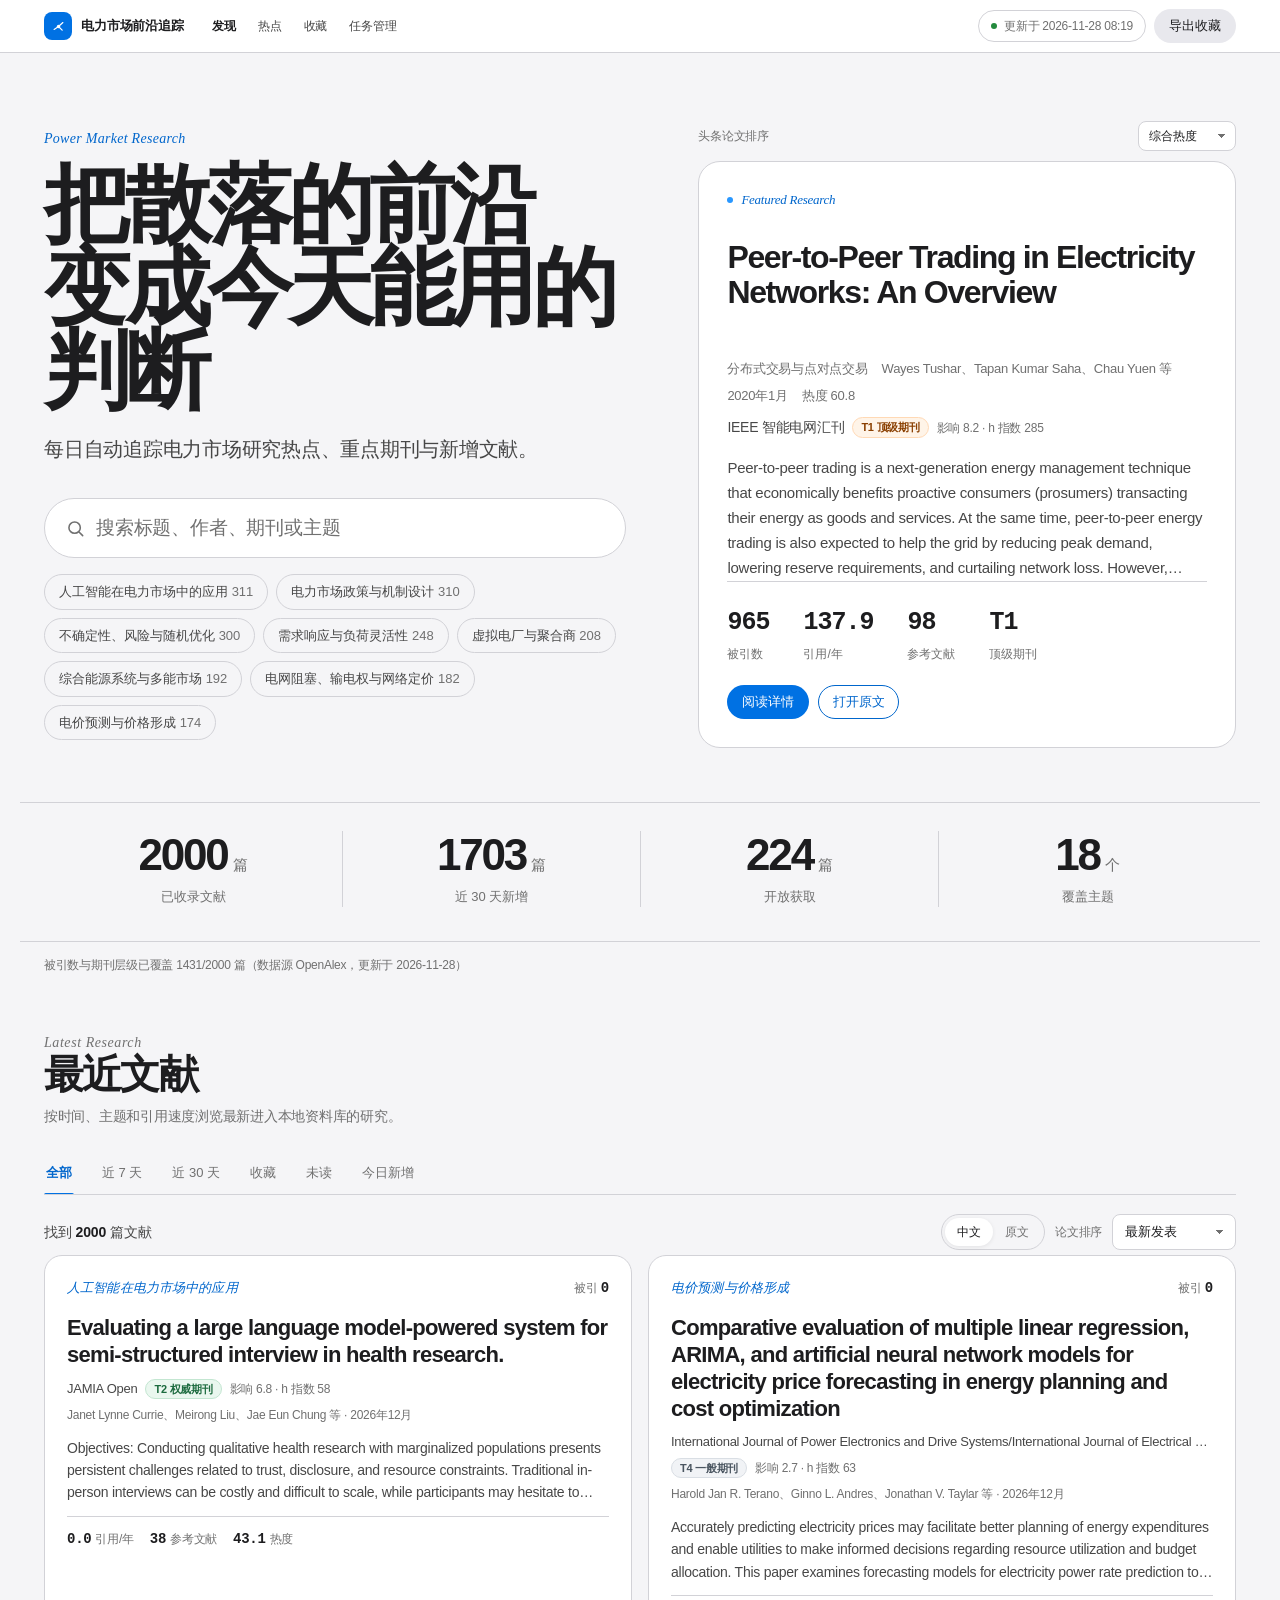
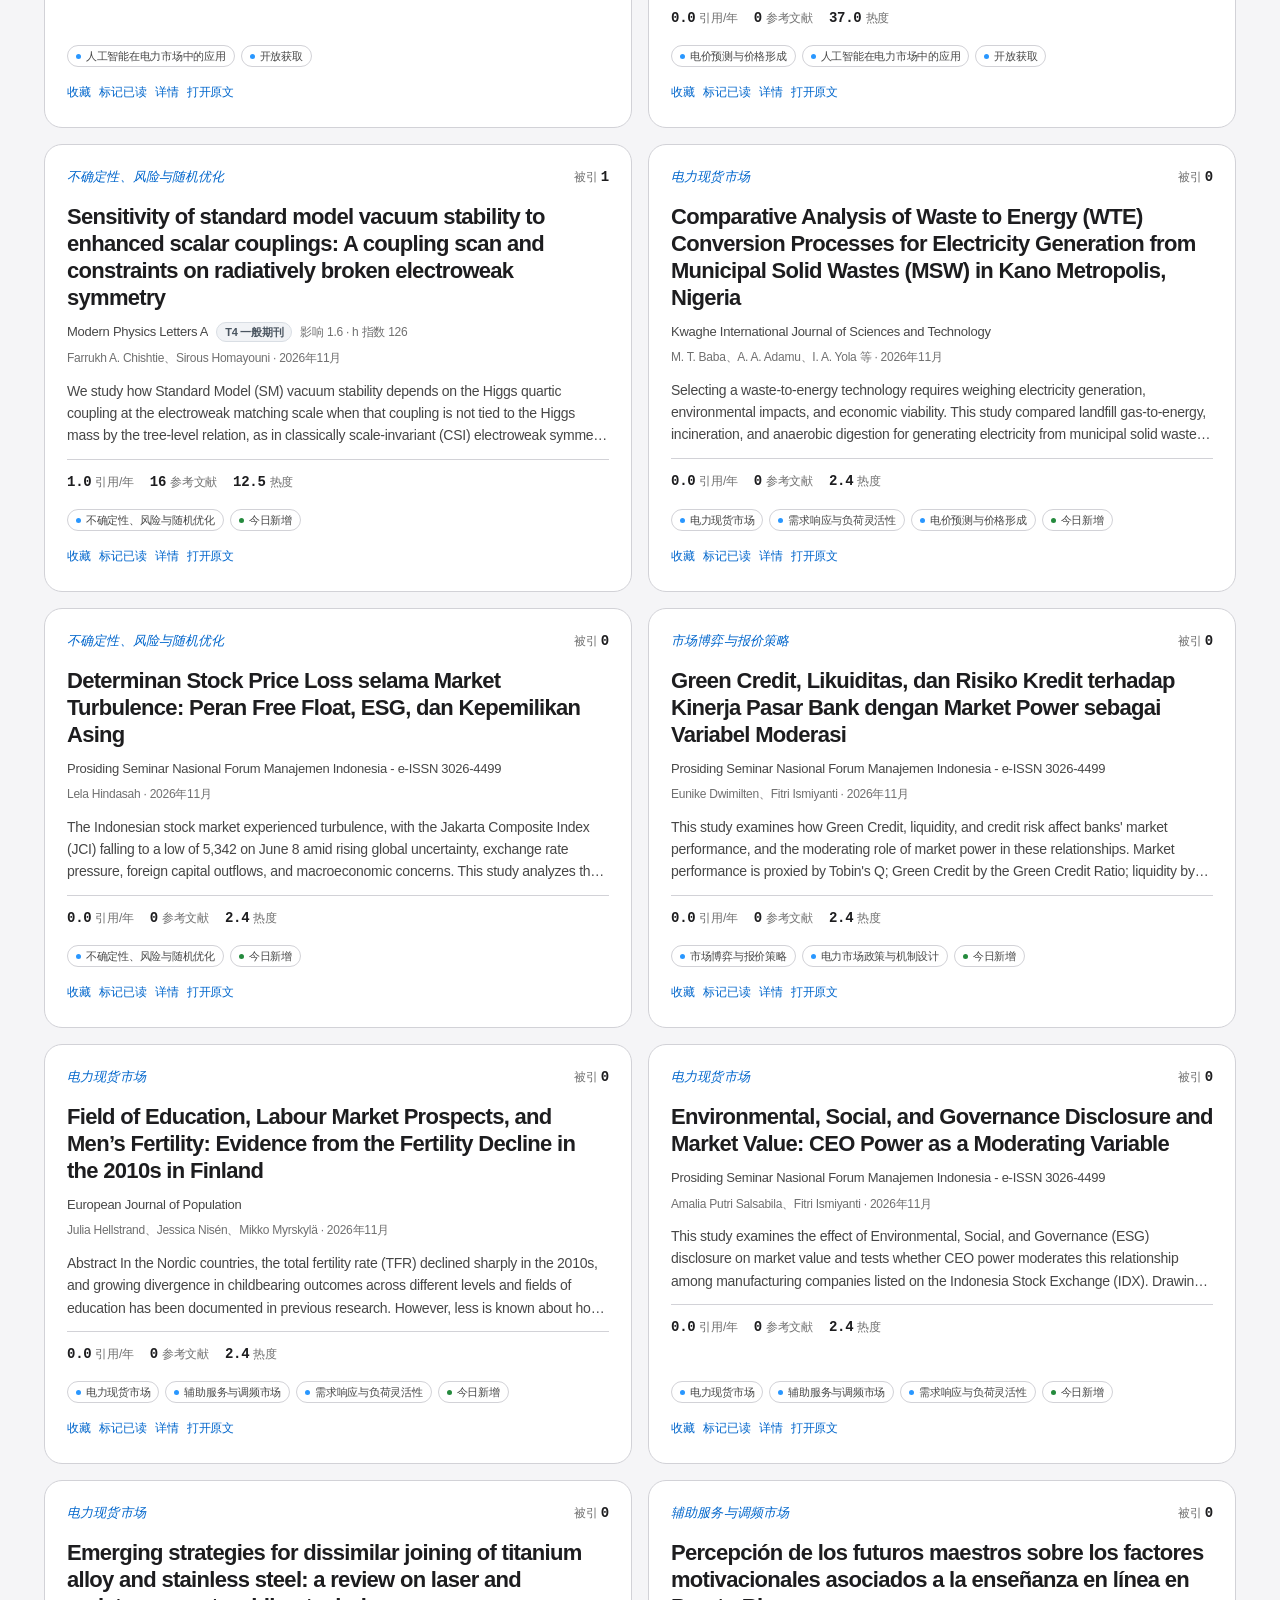
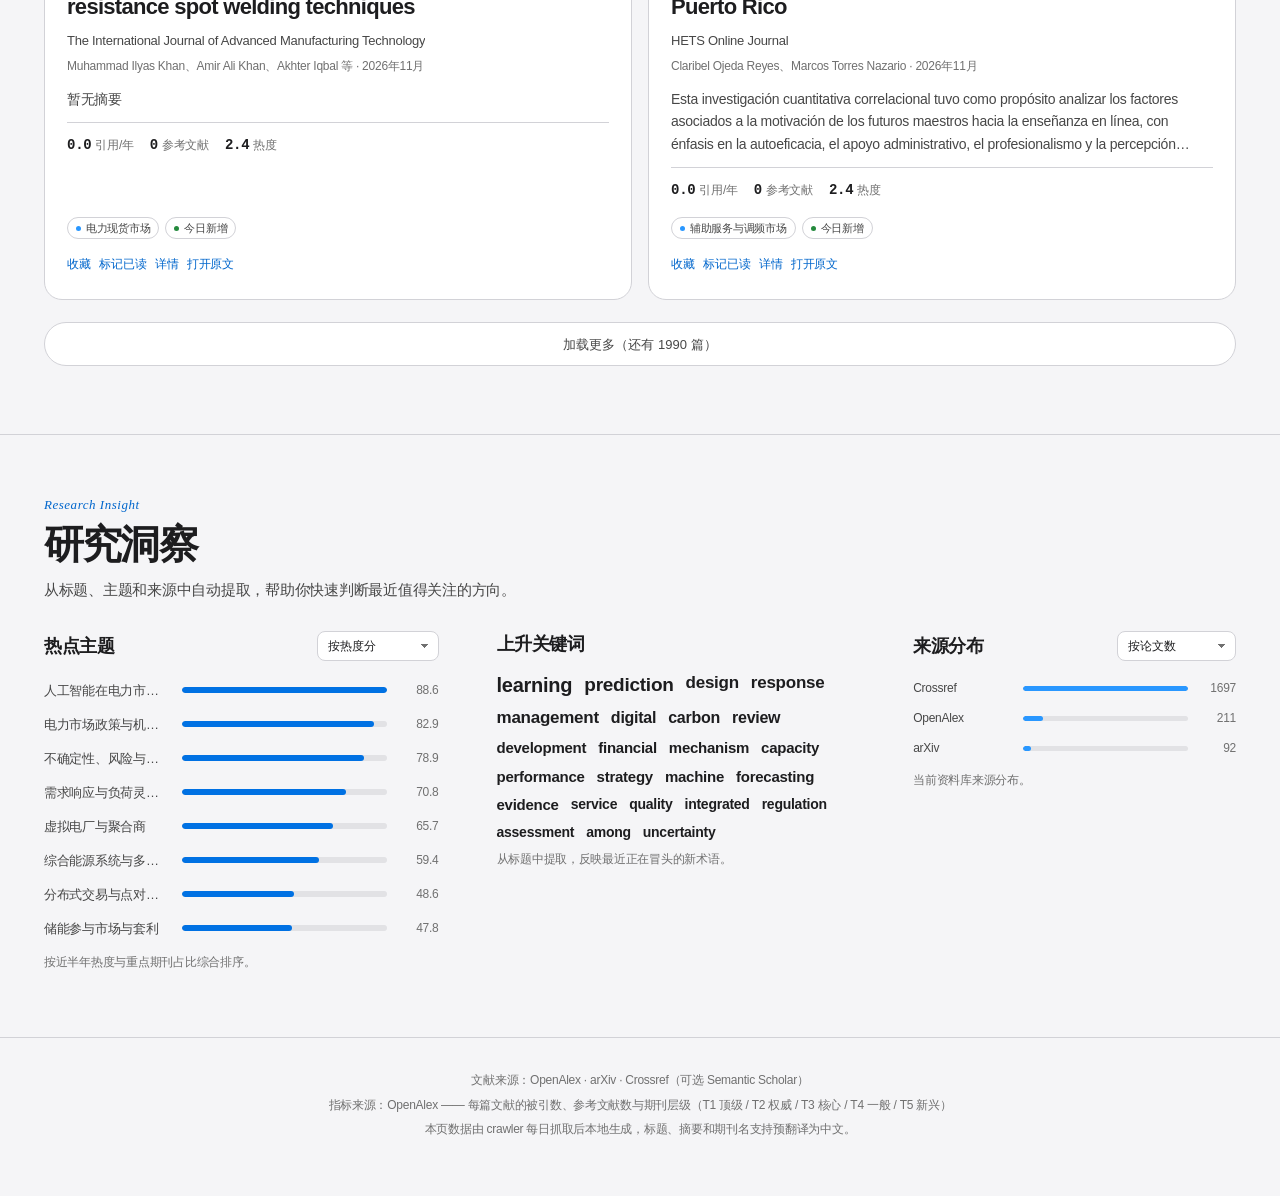
<file: index.html>
<!DOCTYPE html>
<html lang="zh-CN">
<head>
  <meta charset="UTF-8">
  <meta name="viewport" content="width=device-width, initial-scale=1, viewport-fit=cover">
  <meta name="color-scheme" content="light">
  <meta name="theme-color" content="#f5f5f7">
  <title>电力市场研究前沿追踪</title>
  <meta name="description" content="每日自动追踪电力市场研究的前沿热点与重要文献">
  <link rel="stylesheet" href="assets/style.css">
</head>
<body>
  <header class="global-nav">
    <div class="nav-inner">
      <a class="brand" href="#" aria-label="电力市场前沿追踪">
        <span class="brand-mark" aria-hidden="true">
          <svg viewBox="0 0 24 24" fill="none" stroke="currentColor" stroke-width="1.7" stroke-linecap="round" stroke-linejoin="round">
            <circle cx="12" cy="12" r="2.4" fill="currentColor" stroke="none"></circle>
            <path d="M12 12 18.2 6.4"></path>
            <path d="M12 12 5.8 16.2"></path>
            <path d="M12 12 17.2 17.2"></path>
          </svg>
        </span>
        <span>电力市场前沿追踪</span>
      </a>

      <nav class="nav-links" aria-label="主导航">
        <a class="active" href="#">发现</a>
        <a href="#insights">热点</a>
        <a href="#" data-action="show-fav">收藏</a>
        <a href="tasks.html">任务管理</a>
      </nav>

      <div class="nav-actions">
        <span class="update-label" id="updateLabel">加载中…</span>
        <button class="pill-btn" id="exportBtn" type="button">导出收藏</button>
      </div>
    </div>
  </header>

  <main>
    <section class="hero">
      <div class="hero-copy">
        <p class="hero-kicker">Power Market Research</p>
        <h1>把散落的前沿<br>变成今天能用的判断</h1>
        <p class="hero-sub" id="heroSub">每日自动追踪电力市场研究热点、重点期刊与新增文献。</p>

        <div class="search-shell" role="search">
          <svg viewBox="0 0 24 24" fill="none" stroke="currentColor" stroke-width="1.8" stroke-linecap="round" aria-hidden="true">
            <circle cx="11" cy="11" r="6.5"></circle>
            <path d="m16 16 4.2 4.2"></path>
          </svg>
          <input id="searchInput" type="search" aria-label="搜索文献" placeholder="搜索标题、作者、期刊或主题">
          <button class="search-clear" id="clearSearch" type="button" aria-label="清空搜索" hidden>✕</button>
        </div>

        <div class="quick-topics" id="quickTopics"></div>
      </div>

      <aside class="hero-visual">
        <div class="block-toolbar">
          <span class="block-label">头条论文排序</span>
          <select class="sort-select compact" id="featuredSort" aria-label="头条论文排序方式">
            <option value="heat">综合热度</option>
            <option value="cited">被引数</option>
            <option value="velocity">引用速度</option>
            <option value="reference">参考文献数</option>
            <option value="venue">期刊层级</option>
            <option value="newest">最新发表</option>
          </select>
        </div>
        <div class="featured-card" id="featuredCard"></div>
      </aside>
    </section>

    <section class="metrics" id="metrics" aria-label="数据概况"></section>
    <p class="metrics-note" id="metricsNote"></p>

    <section class="content-shell">
      <div class="content-head">
        <div class="content-heading">
          <p class="section-kicker">Latest Research</p>
          <h2>最近文献</h2>
          <p>按时间、主题和引用速度浏览最新进入本地资料库的研究。</p>
        </div>
      </div>

      <div class="tabs" id="tabs" role="tablist">
        <button class="tab active" type="button" data-tab="all">全部</button>
        <button class="tab" type="button" data-tab="7">近 7 天</button>
        <button class="tab" type="button" data-tab="30">近 30 天</button>
        <button class="tab" type="button" data-tab="fav">收藏</button>
        <button class="tab" type="button" data-tab="unread">未读</button>
        <button class="tab" type="button" data-tab="new">今日新增</button>
      </div>

      <div class="result-toolbar">
        <div class="result-count" id="resultCount"></div>
        <div class="lang-switch" role="group" aria-label="显示语言">
          <button class="lang-btn active" type="button" data-lang="zh">中文</button>
          <button class="lang-btn" type="button" data-lang="en">原文</button>
        </div>
        <span class="block-label">论文排序</span>
        <select class="sort-select" id="sortSelect" aria-label="排序方式">
          <option value="newest">最新发表</option>
          <option value="oldest">最早发表</option>
          <option value="heat">综合热度</option>
          <option value="cited">被引数</option>
          <option value="velocity">引用速度</option>
          <option value="reference">参考文献数</option>
          <option value="venue">期刊层级</option>
          <option value="impact">期刊影响因子</option>
        </select>
      </div>

      <div class="results" id="results"></div>
      <button class="load-more" id="loadMore" type="button" hidden>加载更多</button>
    </section>

    <section class="insights" id="insights">
      <div class="insights-inner">
        <div class="section-heading">
          <p class="section-kicker">Research Insight</p>
          <h2>研究洞察</h2>
          <p>从标题、主题和来源中自动提取，帮助你快速判断最近值得关注的方向。</p>
        </div>

        <div class="insights-grid">
          <div class="insight">
            <div class="insight-head">
              <h3>热点主题</h3>
              <select class="sort-select compact" id="topicSort" aria-label="热点主题排序方式">
                <option value="score">按热度分</option>
                <option value="total">按论文总数</option>
                <option value="recent30">按近 30 天新增</option>
                <option value="impact">按平均引用速度</option>
                <option value="top_venue_ratio">按重点期刊占比</option>
              </select>
            </div>
            <div id="hotTopics"></div>
            <p class="insight-note">按近半年热度与重点期刊占比综合排序。</p>
          </div>

          <div class="insight">
            <h3>上升关键词</h3>
            <div class="keyword-cloud" id="risingKeywords"></div>
            <p class="insight-note">从标题中提取，反映最近正在冒头的新术语。</p>
          </div>

          <div class="insight">
            <div class="insight-head">
              <h3>来源分布</h3>
              <select class="sort-select compact" id="sourceSort" aria-label="来源分布排序方式">
                <option value="count">按论文数</option>
                <option value="cited">按平均被引</option>
                <option value="recent">按近 30 天新增</option>
                <option value="name">按名称</option>
              </select>
            </div>
            <div id="sourceStats"></div>
            <p class="insight-note">当前资料库来源分布。</p>
          </div>
        </div>
      </div>
    </section>
  </main>

  <footer>
    <p>文献来源：OpenAlex · arXiv · Crossref（可选 Semantic Scholar）</p>
    <p>指标来源：OpenAlex —— 每篇文献的被引数、参考文献数与期刊层级（T1 顶级 / T2 权威 / T3 核心 / T4 一般 / T5 新兴）</p>
    <p>本页数据由 crawler 每日抓取后本地生成，标题、摘要和期刊名支持预翻译为中文。</p>
  </footer>

  <div class="modal" id="detailModal" role="dialog" aria-modal="true" hidden>
    <div class="sheet">
      <div class="sheet-head">
        <h3 class="sheet-title" id="detailTitle"></h3>
        <button class="close-btn" id="closeDetail" type="button" aria-label="关闭">✕</button>
      </div>
      <div class="sheet-meta" id="detailMeta"></div>
      <div class="sheet-metrics" id="detailMetrics"></div>
      <p class="sheet-abstract" id="detailAbstract"></p>
      <div class="sheet-cite" id="detailCite"></div>
      <div class="sheet-actions" id="detailActions"></div>
    </div>
  </div>

  <div class="toast" id="toast" role="status" aria-live="polite" hidden></div>

  <script src="data/data.js"></script>
  <script src="data/demo.js"></script>
  <script src="assets/app.js"></script>
</body>
</html>
</file>
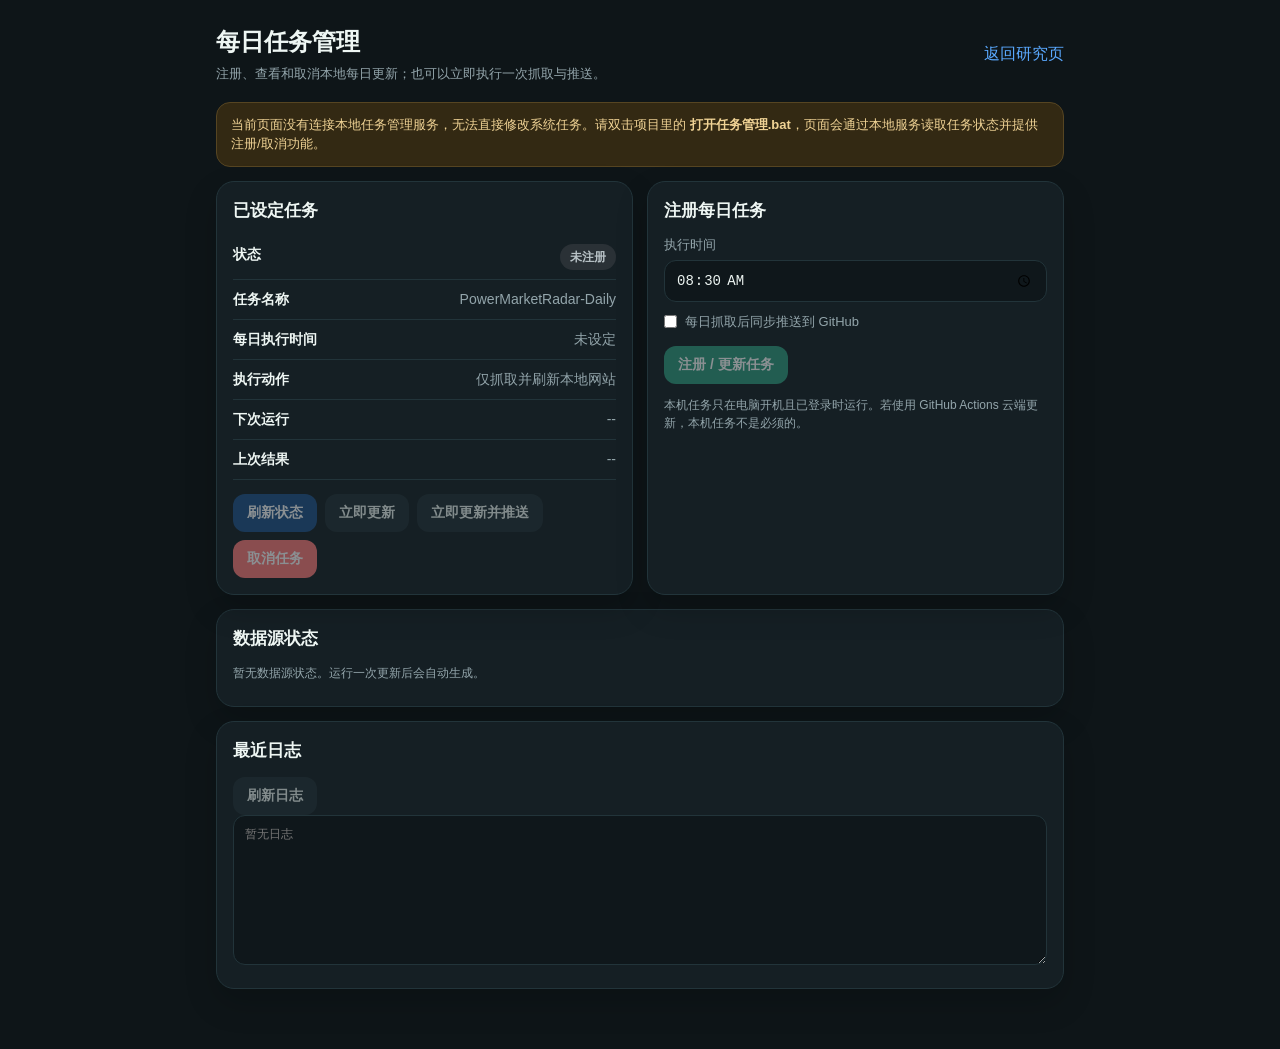
<file: tasks.html>
<!DOCTYPE html>
<html lang="zh-CN">
<head>
  <meta charset="UTF-8">
  <meta name="viewport" content="width=device-width, initial-scale=1, viewport-fit=cover">
  <meta name="theme-color" content="#0e1518">
  <title>每日任务管理 · 电力市场前沿追踪</title>
  <style>
    :root{
      --bg:#0e1518;--card:#151f24;--line:#22343a;--ink:#eef6f3;--muted:#93a5ab;
      --brand:#2f9c7f;--brand-soft:#17372a;--danger:#ff7b7b;--warn:#f2b45c;--blue:#5aa9ff;
    }
    *{box-sizing:border-box;-webkit-tap-highlight-color:transparent}
    body{margin:0;background:var(--bg);color:var(--ink);font-family:-apple-system,BlinkMacSystemFont,"Segoe UI","PingFang SC","Microsoft YaHei",sans-serif;line-height:1.5}
    .wrap{max-width:880px;margin:0 auto;padding:24px 16px 60px}
    header{display:flex;justify-content:space-between;align-items:center;gap:12px;margin-bottom:18px}
    h1{font-size:24px;margin:0}
    .sub{color:var(--muted);font-size:13px;margin-top:4px}
    a{color:var(--blue);text-decoration:none}
    .banner{padding:12px 14px;border-radius:14px;font-size:13px;margin-bottom:14px;background:#332913;border:1px solid #564522;color:#f0d395}
    .grid{display:grid;grid-template-columns:1fr 1fr;gap:14px}
    .card{background:var(--card);border:1px solid var(--line);border-radius:18px;padding:16px;box-shadow:0 14px 32px rgba(0,0,0,.18)}
    .card h2{margin:0 0 12px;font-size:17px}
    .card h3{margin:0 0 8px;font-size:14px}
    .status-pill{display:inline-flex;align-items:center;gap:6px;padding:4px 10px;border-radius:999px;font-size:12px;font-weight:700}
    .status-pill.on{background:#17372a;color:#7fe0b5}
    .status-pill.off{background:#2a3136;color:#b9c3c7}
    .status-pill.bad{background:#3b1c1f;color:#ff9b9b}
    .kv{display:flex;justify-content:space-between;gap:12px;padding:9px 0;border-bottom:1px solid var(--line);font-size:14px}
    .kv:last-child{border-bottom:0}
    .kv b{font-weight:600}
    .kv span{color:var(--muted);text-align:right}
    label{display:block;font-size:13px;color:var(--muted);margin:10px 0 5px}
    input,select,textarea{width:100%;padding:10px 11px;border:1px solid var(--line);border-radius:12px;background:#0f171b;color:var(--ink);outline:none;font-size:14px}
    textarea{min-height:150px;font-family:ui-monospace,Consolas,monospace;font-size:12px;white-space:pre-wrap}
    button{border:0;border-radius:12px;padding:10px 14px;font-size:14px;font-weight:600;cursor:pointer;background:var(--brand);color:#fff}
    button.ghost{background:#223036;color:var(--ink)}
    button.danger{background:var(--danger)}
    button.blue{background:#20528a}
    button:active{transform:scale(.98)}
    button:disabled{opacity:.5;cursor:not-allowed}
    .actions{display:flex;gap:8px;flex-wrap:wrap;margin-top:14px}
    .source{display:flex;align-items:center;justify-content:space-between;gap:8px;padding:9px 0;border-bottom:1px solid var(--line);font-size:14px}
    .source:last-child{border-bottom:0}
    .source-name{font-weight:600}
    .source-num{color:var(--muted);font-size:12px}
    .muted{color:var(--muted);font-size:12px}
    .spinner{display:none;margin-top:10px;color:var(--muted);font-size:13px}
    @media(max-width:720px){.grid{grid-template-columns:1fr}}
  </style>
</head>
<body>
  <div class="wrap">
    <header>
      <div>
        <h1>每日任务管理</h1>
        <div class="sub">注册、查看和取消本地每日更新；也可以立即执行一次抓取与推送。</div>
      </div>
      <a href="index.html">返回研究页</a>
    </header>

    <div class="banner hidden" id="fileBanner">
      当前页面没有连接本地任务管理服务，无法直接修改系统任务。请双击项目里的 <b>打开任务管理.bat</b>，页面会通过本地服务读取任务状态并提供注册/取消功能。
    </div>

    <div class="grid">
      <section class="card">
        <h2>已设定任务</h2>
        <div class="kv"><b>状态</b><span id="taskState">读取中…</span></div>
        <div class="kv"><b>任务名称</b><span id="taskName">PowerMarketRadar-Daily</span></div>
        <div class="kv"><b>每日执行时间</b><span id="taskTime">--</span></div>
        <div class="kv"><b>执行动作</b><span id="taskAction">--</span></div>
        <div class="kv"><b>下次运行</b><span id="nextRun">--</span></div>
        <div class="kv"><b>上次结果</b><span id="lastResult">--</span></div>
        <div class="actions">
          <button class="blue" id="refreshBtn" type="button">刷新状态</button>
          <button class="ghost" id="runBtn" type="button">立即更新</button>
          <button class="ghost" id="pushBtn" type="button">立即更新并推送</button>
          <button class="danger" id="removeBtn" type="button">取消任务</button>
        </div>
        <div class="spinner" id="spinner">正在执行，请稍候…</div>
      </section>

      <section class="card">
        <h2>注册每日任务</h2>
        <label>执行时间</label>
        <input type="time" id="taskTimeInput" value="08:30">
        <label style="display:flex;align-items:center;gap:8px">
          <input type="checkbox" id="pushCheckbox" style="width:auto;margin:0"> 每日抓取后同步推送到 GitHub
        </label>
        <div class="actions">
          <button id="installBtn" type="button">注册 / 更新任务</button>
        </div>
        <p class="muted">本机任务只在电脑开机且已登录时运行。若使用 GitHub Actions 云端更新，本机任务不是必须的。</p>
      </section>
    </div>

    <section class="card" style="margin-top:14px">
      <h2>数据源状态</h2>
      <div id="sourceList"><div class="muted">读取中…</div></div>
      <div class="muted" id="sourceUpdated" style="margin-top:8px"></div>
    </section>

    <section class="card" style="margin-top:14px">
      <h2>最近日志</h2>
      <div class="actions">
        <button class="ghost" id="logRefreshBtn" type="button">刷新日志</button>
      </div>
      <textarea id="logBox" readonly placeholder="暂无日志"></textarea>
    </section>
  </div>

  <script>
  (function(){
    "use strict";
    var isFile = location.protocol === "file:";
    var isLocal = location.hostname === "127.0.0.1" || location.hostname === "localhost";
    var needsServer = isFile || !isLocal;
    var $ = function(id){ return document.getElementById(id); };

    function showBanner(){
      $("fileBanner").classList.toggle("hidden", !needsServer);
      ["installBtn","removeBtn","runBtn","pushBtn","refreshBtn","logRefreshBtn"].forEach(function(id){
        $(id).disabled = needsServer;
      });
    }

    function esc(s){ return String(s==null?"":s); }

    function sourceBadge(status){
      if(status === "ok") return '<span class="status-pill on">正常</span>';
      if(status === "empty") return '<span class="status-pill off">无新增</span>';
      if(status === "disabled") return '<span class="status-pill off">已关闭</span>';
      return '<span class="status-pill bad">失败</span>';
    }

    function renderStatus(data){
      var t = data.task || {};
      $("taskState").innerHTML = t.installed ? '<span class="status-pill on">已注册</span>' : '<span class="status-pill off">未注册</span>';
      $("taskName").textContent = t.task_name || "PowerMarketRadar-Daily";
      $("taskTime").textContent = t.time || "未设定";
      $("taskAction").textContent = t.push ? "抓取并推送 GitHub" : "仅抓取并刷新本地网站";
      $("nextRun").textContent = t.next_run || "--";
      $("lastResult").textContent = t.last_result || "--";

      var sources = data.sources || [];
      $("sourceList").innerHTML = sources.length ? sources.map(function(s){
        return '<div class="source"><span class="source-name">' + esc(s.name) + '</span>' +
          '<div style="display:flex;align-items:center;gap:8px">' +
          '<span class="source-num">抓到 ' + (s.fetched || 0) + ' · 错误 ' + (s.errors || 0) + '</span>' +
          sourceBadge(s.status) + '</div></div>';
      }).join("") : '<div class="muted">暂无数据源状态。运行一次更新后会自动生成。</div>';
      $("sourceUpdated").textContent = data.updated_at ? "最后更新：" + data.updated_at : "";
    }

    function loadStatus(){
      if(needsServer){
        renderStatus({task:{},sources:[]});
        return;
      }
      fetch("/api/status").then(function(r){ return r.json(); }).then(renderStatus).catch(function(e){
        $("taskState").textContent = "读取失败";
        $("sourceList").innerHTML = '<div class="muted">' + esc(e.message) + '</div>';
      });
    }

    function loadLog(){
      if(needsServer) return;
      fetch("/api/log?lines=120").then(function(r){ return r.json(); }).then(function(d){
        $("logBox").value = d.log || "";
      }).catch(function(){});
    }

    function setBusy(on){
      $("spinner").style.display = on ? "block" : "none";
      ["installBtn","removeBtn","runBtn","pushBtn"].forEach(function(id){ $(id).disabled = on; });
    }

    function post(path, body){
      if(needsServer){
        alert("请双击「打开任务管理.bat」启动本地任务管理服务。");
        return Promise.resolve(null);
      }
      setBusy(true);
      return fetch(path, {
        method:"POST",
        headers:{"Content-Type":"application/json"},
        body:JSON.stringify(body || {})
      }).then(function(r){ return r.json(); }).then(function(d){
        setBusy(false);
        if(d && d.output) $("logBox").value = d.output;
        loadStatus();
        loadLog();
        return d;
      }).catch(function(e){
        setBusy(false);
        $("logBox").value = "请求失败：" + e.message;
      });
    }

    $("refreshBtn").addEventListener("click", function(){ loadStatus(); loadLog(); });
    $("logRefreshBtn").addEventListener("click", loadLog);
    $("installBtn").addEventListener("click", function(){
      var time = $("taskTimeInput").value || "08:30";
      post("/api/install", {time:time, push:$("pushCheckbox").checked});
    });
    $("removeBtn").addEventListener("click", function(){
      if(!confirm("确定取消本机每日更新任务？")) return;
      post("/api/remove");
    });
    $("runBtn").addEventListener("click", function(){
      if(!confirm("立即执行一次本地抓取？可能需要几分钟。")) return;
      post("/api/update", {push:false});
    });
    $("pushBtn").addEventListener("click", function(){
      if(!confirm("立即抓取并推送 GitHub？可能需要几分钟，并会执行 Git 提交。")) return;
      post("/api/update", {push:true});
    });

    showBanner();
    loadStatus();
    loadLog();
  })();
  </script>
</body>
</html>
</file>
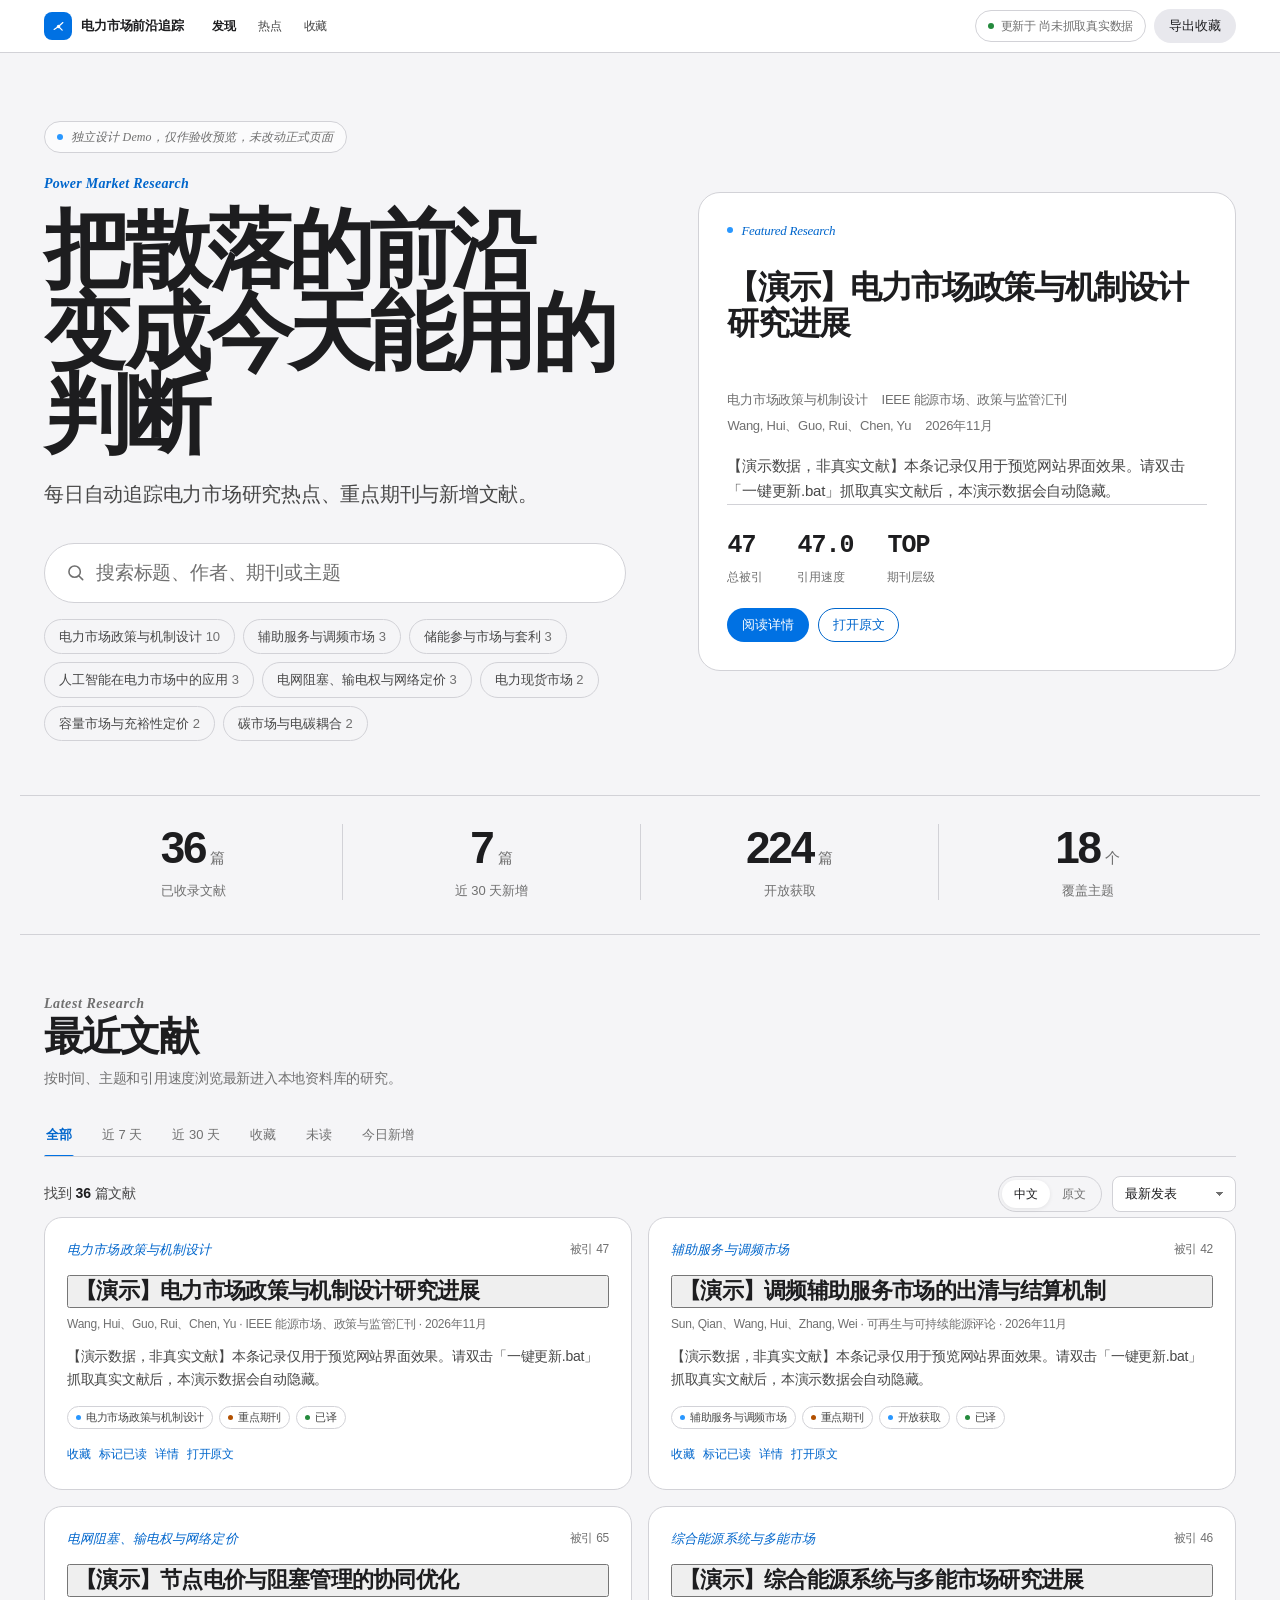
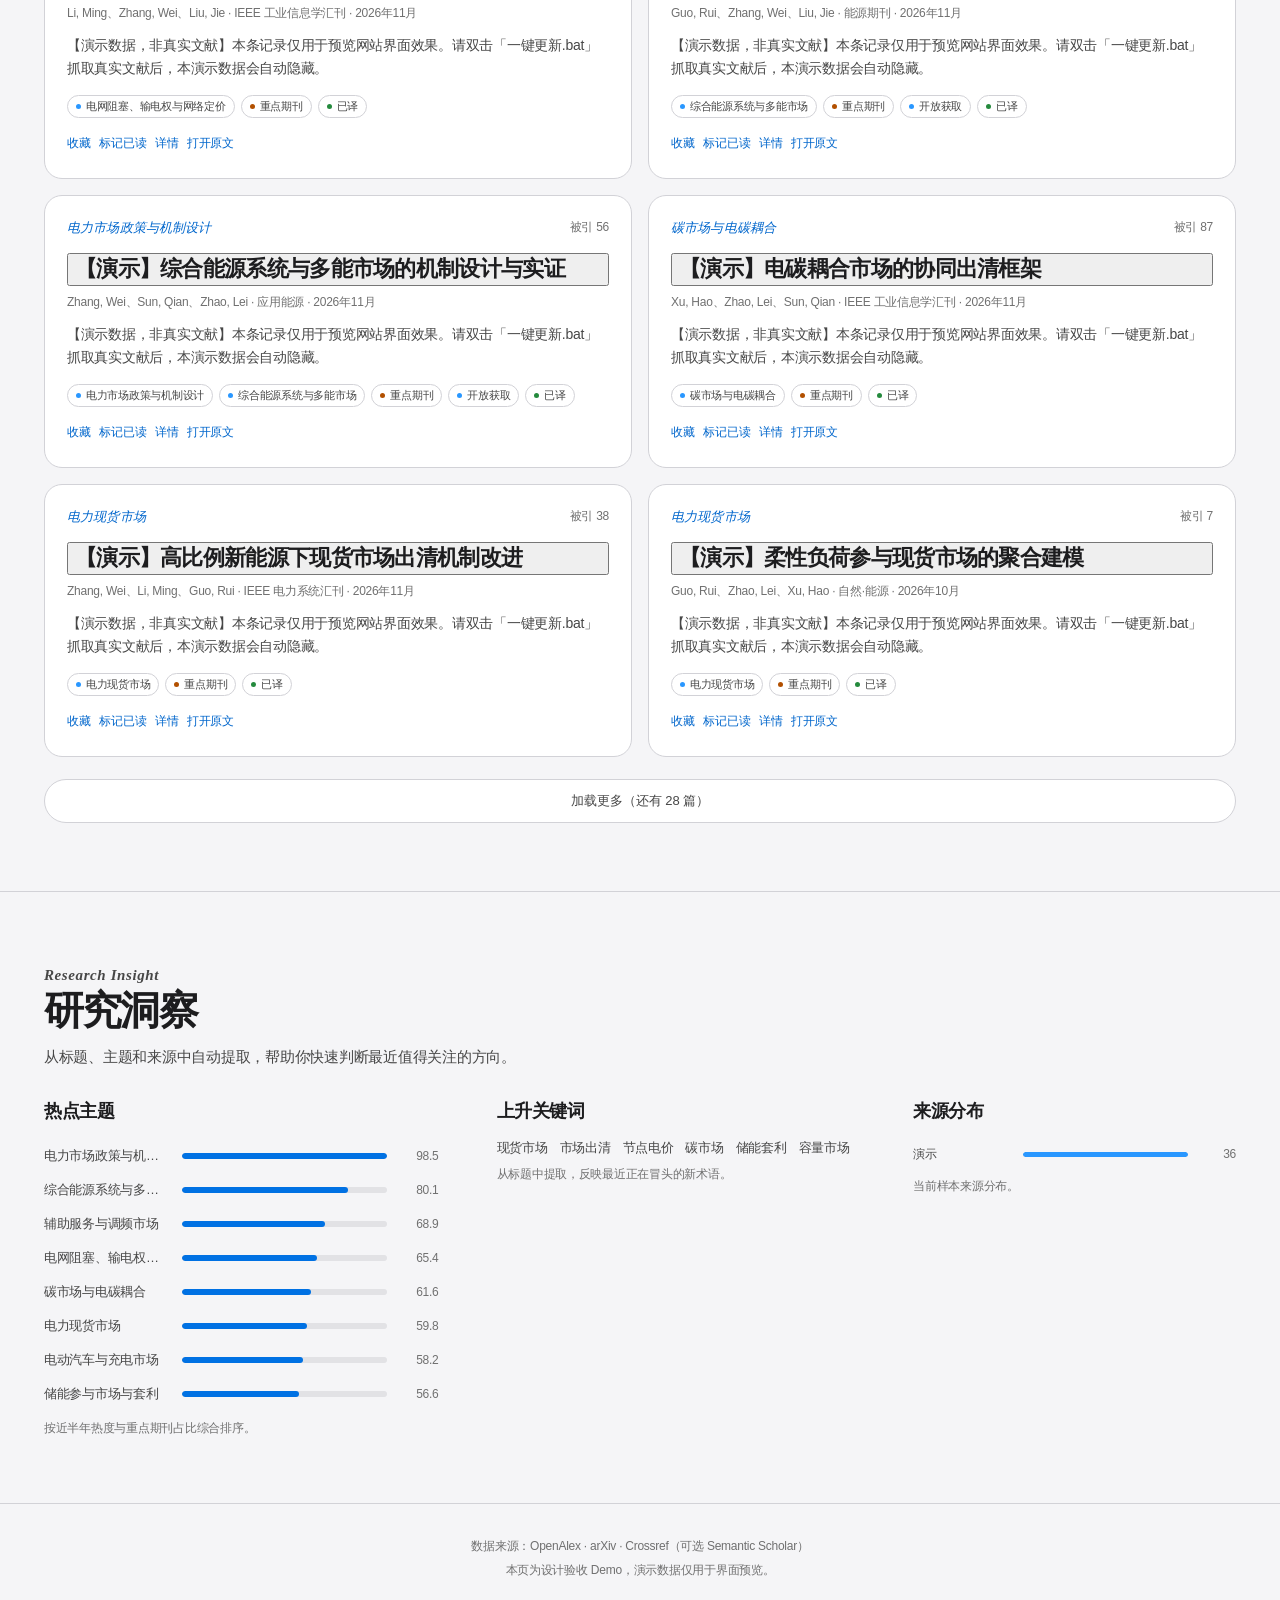
<file: 电力市场前沿追踪-界面Demo.html>
<!DOCTYPE html>
<html lang="zh-CN">
<head>
  <meta charset="UTF-8">
  <meta name="viewport" content="width=device-width, initial-scale=1, viewport-fit=cover">
  <meta name="color-scheme" content="light">
  <meta name="theme-color" content="#f5f5f7">
  <title>电力市场前沿追踪 · 界面方案 Demo</title>
  <style>
    :root {
      color-scheme: light;
      --bg: #f5f5f7;
      --bg-ice: #f4f8fb;
      --surface: #ffffff;
      --surface-2: #f5f5f7;
      --surface-3: #e8e8ed;
      --carbon: #1d1d1f;
      --smoke: #333333;
      --graphite: #474747;
      --ash: #707070;
      --mist: #858585;
      --pebble: #e2e2e5;
      --hairline: #d2d2d7;
      --blue: #0071e3;
      --blue-outline: #0066cc;
      --blue-signal: #2997ff;
      --green: #248a3d;
      --orange: #b25000;
      --red: #d70015;
      --radius-pill: 980px;
      --radius-card: 8px;
      --radius-input: 8px;
      --shadow-xl: 0 22px 60px rgba(0, 0, 0, .22);
      --ease: cubic-bezier(.22, .8, .28, 1);
    }

    * { box-sizing: border-box; }

    html {
      scroll-behavior: smooth;
      -webkit-text-size-adjust: 100%;
    }

    html,
    body {
      margin: 0;
      padding: 0;
    }

    body {
      min-height: 100vh;
      background: var(--bg);
      color: var(--carbon);
      font-family: -apple-system, BlinkMacSystemFont, "SF Pro Text", "SF Pro Display",
        "PingFang SC", "Hiragino Sans GB", "Microsoft YaHei", sans-serif;
      font-size: 17px;
      line-height: 1.5;
      letter-spacing: -.016em;
      -webkit-font-smoothing: antialiased;
      text-rendering: optimizeLegibility;
    }

    a {
      color: var(--blue-outline);
      text-decoration: none;
    }

    a:hover { text-decoration: underline; }

    button,
    input,
    select,
    textarea {
      font: inherit;
      color: inherit;
    }

    button,
    a,
    input,
    select,
    textarea {
      outline: none;
    }

    button:focus-visible,
    a:focus-visible,
    input:focus-visible,
    select:focus-visible,
    textarea:focus-visible,
    [tabindex]:focus-visible {
      box-shadow: 0 0 0 3px rgba(0, 113, 227, .20);
    }

    [hidden] { display: none !important; }

    ::selection {
      color: #fff;
      background: rgba(0, 113, 227, .82);
    }

    .muted {
      color: var(--ash);
      font-size: 13px;
    }

    /* 顶栏：苹果式全局导航，细线分隔，不堆阴影 */
    .global-nav {
      position: sticky;
      top: 0;
      z-index: 40;
      padding-top: env(safe-area-inset-top);
      background: rgba(255, 255, 255, .88);
      border-bottom: 1px solid var(--hairline);
      -webkit-backdrop-filter: saturate(180%) blur(22px);
      backdrop-filter: saturate(180%) blur(22px);
    }

    .nav-inner {
      width: min(1120px, 100%);
      min-height: 52px;
      margin: 0 auto;
      padding: 8px 24px;
      display: flex;
      align-items: center;
      gap: 24px;
    }

    .brand {
      display: flex;
      align-items: center;
      gap: 9px;
      color: var(--carbon);
      font-size: 13px;
      font-weight: 600;
      letter-spacing: -.01em;
      text-decoration: none;
    }

    .brand:hover { text-decoration: none; }

    .brand-mark {
      width: 28px;
      height: 28px;
      flex: none;
      display: grid;
      place-items: center;
      border-radius: 8px;
      color: #fff;
      background: var(--blue);
    }

    .brand-mark svg {
      width: 17px;
      height: 17px;
    }

    .nav-links {
      display: flex;
      align-items: center;
      gap: 22px;
      margin-left: 4px;
    }

    .nav-links a {
      color: var(--graphite);
      font-size: 12px;
      font-weight: 400;
      letter-spacing: -.01em;
    }

    .nav-links a.active {
      color: var(--carbon);
      font-weight: 600;
    }

    .nav-actions {
      display: flex;
      align-items: center;
      gap: 8px;
      margin-left: auto;
    }

    .update-label {
      display: inline-flex;
      align-items: center;
      gap: 7px;
      min-height: 32px;
      padding: 0 12px;
      border: 1px solid var(--hairline);
      border-radius: var(--radius-pill);
      color: var(--ash);
      background: var(--surface);
      font-size: 12px;
      white-space: nowrap;
    }

    .update-label::before {
      content: "";
      width: 6px;
      height: 6px;
      border-radius: 50%;
      background: var(--green);
    }

    .pill-btn {
      min-height: 32px;
      padding: 7px 15px;
      border: 0;
      border-radius: var(--radius-pill);
      color: var(--carbon);
      background: var(--surface-3);
      font-size: 13px;
      font-weight: 500;
      cursor: pointer;
      -webkit-tap-highlight-color: transparent;
      transition:
        transform .16s var(--ease),
        background-color .16s var(--ease),
        color .16s var(--ease);
    }

    .pill-btn:hover { background: var(--pebble); }
    .pill-btn:active { transform: scale(.97); }

    .pill-btn.primary {
      color: #fff;
      background: var(--blue);
    }

    .pill-btn.primary:hover { background: #0067c9; }

    .outline-btn {
      min-height: 32px;
      padding: 6px 14px;
      border: 1px solid var(--blue-outline);
      border-radius: var(--radius-pill);
      color: var(--blue-outline);
      background: transparent;
      font-size: 13px;
      font-weight: 500;
      cursor: pointer;
      -webkit-tap-highlight-color: transparent;
      transition:
        transform .16s var(--ease),
        background-color .16s var(--ease);
    }

    .outline-btn:hover { background: rgba(0, 102, 204, .06); }
    .outline-btn:active { transform: scale(.97); }

    /* 苹果式 Hero：整页留白、大标题、搜索优先 */
    .hero {
      width: min(980px, 100%);
      margin: 0 auto;
      padding: 76px 24px 40px;
      text-align: center;
    }

    .demo-note {
      display: inline-flex;
      align-items: center;
      gap: 8px;
      margin-bottom: 24px;
      padding: 6px 12px;
      border: 1px solid var(--hairline);
      border-radius: var(--radius-pill);
      color: var(--ash);
      background: rgba(255, 255, 255, .66);
      font-size: 12px;
      letter-spacing: 0;
    }

    .demo-note::before {
      content: "";
      width: 6px;
      height: 6px;
      border-radius: 50%;
      background: var(--blue-signal);
    }

    .hero-kicker {
      margin: 0 0 14px;
      color: var(--ash);
      font-size: 12px;
      font-weight: 600;
      letter-spacing: .12em;
      text-transform: uppercase;
    }

    .hero h1 {
      margin: 0;
      color: var(--carbon);
      font-size: clamp(40px, 7vw, 64px);
      font-weight: 600;
      line-height: 1.07;
      letter-spacing: -.035em;
    }

    .hero-sub {
      max-width: 680px;
      margin: 20px auto 0;
      color: var(--graphite);
      font-size: clamp(17px, 2.5vw, 22px);
      font-weight: 400;
      line-height: 1.45;
      letter-spacing: -.012em;
    }

    .search-shell {
      position: relative;
      width: min(760px, 100%);
      margin: 34px auto 0;
      display: flex;
      align-items: center;
      gap: 10px;
      height: 60px;
      padding: 0 16px 0 20px;
      border: 1px solid var(--hairline);
      border-radius: var(--radius-pill);
      background: var(--surface);
      text-align: left;
      transition:
        border-color .18s var(--ease),
        box-shadow .18s var(--ease);
    }

    .search-shell:focus-within {
      border-color: var(--blue);
      box-shadow: 0 0 0 4px rgba(0, 113, 227, .12);
    }

    .search-shell svg {
      width: 21px;
      height: 21px;
      flex: none;
      color: var(--ash);
    }

    .search-shell input {
      min-width: 0;
      flex: 1;
      height: 100%;
      padding: 0;
      border: 0;
      background: transparent;
      font-size: 19px;
      letter-spacing: -.01em;
    }

    .search-shell input::placeholder { color: var(--ash); }

    .search-shell input::-webkit-search-cancel-button,
    .search-shell input::-webkit-search-decoration {
      -webkit-appearance: none;
    }

    .search-clear {
      width: 34px;
      height: 34px;
      flex: none;
      display: grid;
      place-items: center;
      border: 0;
      border-radius: 50%;
      color: var(--ash);
      background: var(--surface-3);
      cursor: pointer;
      font-size: 14px;
      transition: transform .16s var(--ease), background-color .16s var(--ease);
    }

    .search-clear:hover { background: var(--pebble); }
    .search-clear:active { transform: scale(.94); }

    .quick-topics {
      display: flex;
      justify-content: center;
      flex-wrap: wrap;
      gap: 8px;
      margin-top: 18px;
    }

    .topic-pill {
      min-height: 34px;
      padding: 7px 14px;
      border: 1px solid var(--hairline);
      border-radius: var(--radius-pill);
      color: var(--graphite);
      background: var(--surface);
      font-size: 13px;
      font-weight: 500;
      white-space: nowrap;
      cursor: pointer;
      -webkit-tap-highlight-color: transparent;
      transition:
        transform .16s var(--ease),
        background-color .16s var(--ease),
        border-color .16s var(--ease),
        color .16s var(--ease);
    }

    .topic-pill:hover {
      border-color: var(--mist);
      color: var(--carbon);
    }

    .topic-pill:active { transform: scale(.96); }

    .topic-pill.active {
      color: #fff;
      border-color: var(--blue);
      background: var(--blue);
    }

    /* 指标：不用卡片，用大字号和细线制造苹果式节奏 */
    .metrics {
      width: min(1120px, 100%);
      margin: 0 auto;
      padding: 28px 24px 38px;
      display: grid;
      grid-template-columns: repeat(3, minmax(0, 1fr));
      border-top: 1px solid var(--hairline);
      border-bottom: 1px solid var(--hairline);
    }

    .metric {
      padding: 0 34px;
      text-align: center;
    }

    .metric + .metric { border-left: 1px solid var(--hairline); }

    .metric-value {
      color: var(--carbon);
      font-size: 38px;
      font-weight: 600;
      line-height: 1.1;
      letter-spacing: -.04em;
      font-variant-numeric: tabular-nums;
    }

    .metric-value small {
      margin-left: 5px;
      color: var(--ash);
      font-size: 15px;
      font-weight: 400;
      letter-spacing: 0;
    }

    .metric-label {
      margin-top: 8px;
      color: var(--ash);
      font-size: 13px;
      font-weight: 400;
      letter-spacing: 0;
    }

    /* 内容流：Google 式结果列表 */
    .content-shell {
      width: min(980px, 100%);
      margin: 0 auto;
      padding: 30px 24px 56px;
    }

    .tabs {
      display: flex;
      align-items: center;
      gap: 28px;
      border-bottom: 1px solid var(--hairline);
      overflow-x: auto;
      scrollbar-width: none;
      -webkit-overflow-scrolling: touch;
    }

    .tabs::-webkit-scrollbar { display: none; }

    .tab {
      position: relative;
      min-height: 42px;
      padding: 10px 2px;
      border: 0;
      color: var(--ash);
      background: transparent;
      font-size: 14px;
      font-weight: 500;
      white-space: nowrap;
      cursor: pointer;
      -webkit-tap-highlight-color: transparent;
      transition: color .16s var(--ease);
    }

    .tab:hover { color: var(--carbon); }

    .tab.active {
      color: var(--blue-outline);
      font-weight: 600;
    }

    .tab.active::after {
      content: "";
      position: absolute;
      left: 0;
      right: 0;
      bottom: -1px;
      height: 2px;
      border-radius: 2px 2px 0 0;
      background: var(--blue);
    }

    .result-toolbar {
      min-height: 54px;
      display: flex;
      align-items: center;
      justify-content: space-between;
      gap: 18px;
    }

    .result-count {
      color: var(--graphite);
      font-size: 14px;
      letter-spacing: -.01em;
    }

    .result-count strong {
      color: var(--carbon);
      font-weight: 600;
    }

    .sort-select {
      height: 36px;
      padding: 0 32px 0 12px;
      border: 1px solid var(--hairline);
      border-radius: var(--radius-input);
      color: var(--carbon);
      background: var(--surface);
      background-image:
        linear-gradient(45deg, transparent 50%, var(--ash) 50%),
        linear-gradient(135deg, var(--ash) 50%, transparent 50%);
      background-position:
        calc(100% - 15px) 15px,
        calc(100% - 11px) 15px;
      background-repeat: no-repeat;
      background-size: 4px 4px, 4px 4px;
      appearance: none;
      font-size: 13px;
      cursor: pointer;
    }

    .results {
      display: flex;
      flex-direction: column;
    }

    .result {
      display: grid;
      grid-template-columns: minmax(0, 1fr) 92px;
      gap: 18px;
      padding: 24px 0;
      border-bottom: 1px solid var(--hairline);
      animation: result-in .28s var(--ease) both;
    }

    .result:last-child { border-bottom: 0; }

    @keyframes result-in {
      from { opacity: 0; transform: translateY(5px); }
      to { opacity: 1; transform: translateY(0); }
    }

    .result-title {
      display: block;
      margin: 0;
      padding: 0;
      border: 0;
      color: var(--carbon);
      background: transparent;
      font-size: 20px;
      font-weight: 600;
      line-height: 1.3;
      letter-spacing: -.018em;
      text-align: left;
      cursor: pointer;
      -webkit-tap-highlight-color: transparent;
      transition: color .16s var(--ease);
    }

    .result-title:hover { color: var(--blue-outline); }

    .result-source {
      margin-top: 5px;
      color: var(--green);
      font-size: 13px;
      line-height: 1.35;
      overflow: hidden;
      text-overflow: ellipsis;
      white-space: nowrap;
    }

    .result-abstract {
      display: -webkit-box;
      margin: 8px 0 0;
      overflow: hidden;
      color: var(--graphite);
      font-size: 14px;
      line-height: 1.55;
      letter-spacing: -.01em;
      -webkit-box-orient: vertical;
      -webkit-line-clamp: 3;
    }

    .result-tags {
      display: flex;
      flex-wrap: wrap;
      gap: 6px;
      margin-top: 10px;
    }

    .tag {
      display: inline-flex;
      align-items: center;
      gap: 5px;
      min-height: 22px;
      padding: 2px 8px;
      border: 1px solid var(--hairline);
      border-radius: var(--radius-pill);
      color: var(--graphite);
      background: var(--surface);
      font-size: 11px;
      font-weight: 500;
    }

    .tag::before {
      content: "";
      width: 5px;
      height: 5px;
      border-radius: 50%;
      background: var(--blue-signal);
    }

    .tag.new::before { background: var(--green); }
    .tag.top::before { background: var(--orange); }
    .tag.oa::before { background: var(--blue-signal); }

    .result-actions {
      display: flex;
      flex-wrap: wrap;
      gap: 8px;
      margin-top: 12px;
    }

    .text-action {
      padding: 4px 0;
      border: 0;
      color: var(--blue-outline);
      background: transparent;
      font-size: 13px;
      font-weight: 500;
      cursor: pointer;
      -webkit-tap-highlight-color: transparent;
    }

    .text-action:hover { text-decoration: underline; }

    .text-action.on { color: var(--carbon); font-weight: 600; }
    .text-action.read-on { color: var(--green); font-weight: 600; }

    .result-side {
      padding-top: 2px;
      text-align: right;
    }

    .cite-count {
      color: var(--carbon);
      font-size: 18px;
      font-weight: 600;
      font-variant-numeric: tabular-nums;
    }

    .cite-label {
      margin-top: 2px;
      color: var(--ash);
      font-size: 11px;
    }

    .load-more {
      width: 100%;
      min-height: 44px;
      margin-top: 22px;
      border: 1px solid var(--hairline);
      border-radius: var(--radius-pill);
      color: var(--graphite);
      background: var(--surface);
      font-size: 13px;
      font-weight: 500;
      cursor: pointer;
      transition:
        transform .16s var(--ease),
        border-color .16s var(--ease),
        background-color .16s var(--ease);
    }

    .load-more:hover {
      border-color: var(--mist);
      background: var(--surface-2);
    }

    .load-more:active { transform: scale(.99); }

    /* 洞察区：整段浅色画布，不用侧边卡片 */
    .insights {
      background: var(--surface-2);
      border-top: 1px solid var(--hairline);
      border-bottom: 1px solid var(--hairline);
    }

    .insights-inner {
      width: min(1120px, 100%);
      margin: 0 auto;
      padding: 54px 24px 60px;
    }

    .section-heading {
      margin-bottom: 30px;
    }

    .section-kicker {
      margin: 0 0 8px;
      color: var(--ash);
      font-size: 12px;
      font-weight: 600;
      letter-spacing: .10em;
      text-transform: uppercase;
    }

    .section-heading h2 {
      margin: 0;
      color: var(--carbon);
      font-size: 32px;
      font-weight: 600;
      letter-spacing: -.03em;
      line-height: 1.15;
    }

    .section-heading p {
      max-width: 620px;
      margin: 12px 0 0;
      color: var(--graphite);
      font-size: 15px;
      line-height: 1.55;
    }

    .insights-grid {
      display: grid;
      grid-template-columns: 1.1fr 1fr .9fr;
      gap: 44px;
    }

    .insight h3 {
      margin: 0 0 14px;
      color: var(--carbon);
      font-size: 15px;
      font-weight: 600;
    }

    .insight-note {
      margin: 8px 0 0;
      color: var(--ash);
      font-size: 12px;
      line-height: 1.5;
    }

    .topic-line {
      display: grid;
      grid-template-columns: 120px 1fr 40px;
      align-items: center;
      gap: 12px;
      min-height: 34px;
    }

    .topic-name {
      color: var(--graphite);
      font-size: 13px;
      overflow: hidden;
      text-overflow: ellipsis;
      white-space: nowrap;
    }

    .topic-bar {
      height: 6px;
      overflow: hidden;
      border-radius: 999px;
      background: var(--pebble);
    }

    .topic-bar i {
      display: block;
      height: 100%;
      border-radius: 999px;
      background: var(--blue);
    }

    .topic-score {
      color: var(--ash);
      font-size: 12px;
      text-align: right;
      font-variant-numeric: tabular-nums;
    }

    .keyword-cloud {
      display: flex;
      flex-wrap: wrap;
      gap: 8px 12px;
      line-height: 1.35;
    }

    .keyword-cloud span {
      color: var(--graphite);
      font-size: 13px;
    }

    .keyword-cloud span.fresh {
      color: var(--carbon);
      font-weight: 600;
    }

    .source-line {
      display: grid;
      grid-template-columns: 100px 1fr 38px;
      align-items: center;
      gap: 10px;
      min-height: 30px;
    }

    .source-name {
      color: var(--graphite);
      font-size: 12px;
      overflow: hidden;
      text-overflow: ellipsis;
      white-space: nowrap;
    }

    .source-bar {
      height: 5px;
      overflow: hidden;
      border-radius: 999px;
      background: var(--pebble);
    }

    .source-bar i {
      display: block;
      height: 100%;
      border-radius: 999px;
      background: var(--blue-signal);
    }

    .source-num {
      color: var(--ash);
      font-size: 12px;
      text-align: right;
      font-variant-numeric: tabular-nums;
    }

    footer {
      padding: 28px 24px 52px;
      color: var(--ash);
      font-size: 12px;
      line-height: 1.7;
      text-align: center;
    }

    footer p { margin: 4px 0; }

    /* 详情弹层 */
    .modal {
      position: fixed;
      inset: 0;
      z-index: 100;
      display: grid;
      place-items: center;
      padding: 24px;
      background: rgba(0, 0, 0, .34);
      -webkit-backdrop-filter: blur(10px);
      backdrop-filter: blur(10px);
      animation: fade-in .2s var(--ease);
    }

    .modal[hidden] { display: none; }

    .sheet {
      width: min(680px, 100%);
      max-height: min(84vh, 760px);
      padding: 24px 25px;
      display: flex;
      flex-direction: column;
      gap: 14px;
      border-radius: 20px;
      background: rgba(255, 255, 255, .96);
      box-shadow: var(--shadow-xl);
      -webkit-backdrop-filter: saturate(180%) blur(28px);
      backdrop-filter: saturate(180%) blur(28px);
      animation: sheet-in .28s var(--ease);
    }

    .sheet-head {
      display: flex;
      align-items: flex-start;
      justify-content: space-between;
      gap: 18px;
    }

    .sheet-title {
      margin: 0;
      color: var(--carbon);
      font-size: 20px;
      font-weight: 600;
      line-height: 1.4;
      letter-spacing: -.018em;
    }

    .close-btn {
      width: 32px;
      height: 32px;
      flex: none;
      display: grid;
      place-items: center;
      border: 0;
      border-radius: 50%;
      color: var(--graphite);
      background: var(--surface-3);
      cursor: pointer;
      transition: transform .16s var(--ease), background-color .16s var(--ease);
    }

    .close-btn:hover { background: var(--pebble); }
    .close-btn:active { transform: scale(.92); }

    .sheet-meta {
      color: var(--ash);
      font-size: 13px;
      line-height: 1.5;
    }

    .sheet-abstract {
      margin: 0;
      padding: 14px 15px;
      border: 1px solid var(--hairline);
      border-radius: var(--radius-card);
      color: var(--graphite);
      background: var(--surface-2);
      font-size: 14px;
      line-height: 1.7;
      white-space: pre-wrap;
    }

    .sheet-actions {
      display: flex;
      flex-wrap: wrap;
      gap: 8px;
      padding-top: 4px;
    }

    .toast {
      position: fixed;
      left: 50%;
      bottom: calc(26px + env(safe-area-inset-bottom));
      z-index: 130;
      max-width: min(86vw, 480px);
      padding: 11px 18px;
      transform: translateX(-50%);
      border-radius: var(--radius-pill);
      color: #fff;
      background: rgba(32, 32, 36, .92);
      font-size: 13px;
      font-weight: 500;
      -webkit-backdrop-filter: saturate(180%) blur(20px);
      backdrop-filter: saturate(180%) blur(20px);
      animation: toast-in .24s var(--ease);
    }

    @keyframes fade-in {
      from { opacity: 0; }
      to { opacity: 1; }
    }

    @keyframes sheet-in {
      from { opacity: 0; transform: translateY(14px) scale(.985); }
      to { opacity: 1; transform: translateY(0) scale(1); }
    }

    @keyframes toast-in {
      from { opacity: 0; transform: translate(-50%, 8px) scale(.96); }
      to { opacity: 1; transform: translate(-50%, 0) scale(1); }
    }

    @media (max-width: 860px) {
      .nav-links { display: none; }
      .update-label { max-width: 148px; overflow: hidden; text-overflow: ellipsis; }

      .hero { padding-top: 52px; }
      .hero h1 { font-size: 42px; }

      .metrics { gap: 0; }
      .metric { padding: 0 18px; }
      .metric-value { font-size: 30px; }

      .insights-grid {
        grid-template-columns: 1fr;
        gap: 36px;
      }
    }

    @media (max-width: 620px) {
      .nav-inner { padding-inline: 14px; gap: 8px; }
      .hero { padding: 44px 16px 30px; }
      .hero h1 { font-size: 38px; }
      .hero-sub { font-size: 16px; }
      .search-shell { height: 52px; }
      .search-shell input { font-size: 16px; }

      .metrics {
        display: flex;
        margin-right: -16px;
        padding-right: 16px;
        overflow-x: auto;
        scrollbar-width: none;
      }

      .metrics::-webkit-scrollbar { display: none; }

      .metric {
        min-width: 150px;
        padding: 0 22px;
      }

      .metric + .metric { border-left: 0; }
      .metric:not(:last-child) { border-right: 1px solid var(--hairline); }

      .content-shell { padding: 22px 16px 44px; }

      .result {
        grid-template-columns: 1fr;
        gap: 10px;
        padding: 20px 0;
      }

      .result-side {
        display: flex;
        align-items: baseline;
        gap: 5px;
        text-align: left;
      }

      .insights-inner { padding: 40px 16px 46px; }

      .topic-line { grid-template-columns: 96px 1fr 34px; }
      .source-line { grid-template-columns: 78px 1fr 30px; }

      .sheet { padding: 20px 16px; }
    }

    @media (prefers-reduced-motion: reduce) {
      html { scroll-behavior: auto; }
      *,
      *::before,
      *::after {
        animation-duration: .01ms !important;
        animation-iteration-count: 1 !important;
        transition-duration: .01ms !important;
      }
    }
  </style>
  <style id="v2-style">
    :root {
      --font-sans: -apple-system, BlinkMacSystemFont, "SF Pro Text", "SF Pro Display",
        "PingFang SC", "Hiragino Sans GB", "Microsoft YaHei", sans-serif;
      --font-display: "SF Pro Display", "Aptos Display", "Segoe UI Variable Display",
        "Segoe UI", "PingFang SC", "Hiragino Sans GB", "Microsoft YaHei", sans-serif;
      --font-serif: "New York", "Georgia", "Songti SC", "STSong", "SimSun", serif;
      --font-mono: ui-monospace, "SF Mono", "Cascadia Code", "Consolas", monospace;
    }

    body {
      font-family: var(--font-sans);
      letter-spacing: -.015em;
    }

    .global-nav { background: rgba(255, 255, 255, .92); }
    .nav-inner,
    .hero,
    .metrics,
    .content-shell,
    .insights-inner {
      width: min(1240px, 100%);
    }

    /* Hero：从居中改成左右两栏，左边是信息与搜索，右边是重点文献 */
    .hero {
      padding: 68px 24px 54px;
      display: grid;
      grid-template-columns: 1.04fr .96fr;
      gap: 72px;
      align-items: center;
      text-align: left;
    }

    .hero-copy { min-width: 0; }
    .hero-visual { min-width: 0; }

    .demo-note {
      margin-bottom: 20px;
      font-family: var(--font-serif);
      font-style: italic;
      letter-spacing: .01em;
    }

    .hero-kicker {
      margin: 0 0 14px;
      color: var(--blue-outline);
      font-family: var(--font-serif);
      font-size: 14px;
      font-style: italic;
      letter-spacing: .02em;
      text-transform: none;
    }

    .hero h1 {
      margin: 0;
      font-family: var(--font-display);
      font-size: clamp(52px, 7vw, 86px);
      font-weight: 600;
      line-height: .96;
      letter-spacing: -.055em;
    }

    .hero-sub {
      max-width: 600px;
      margin: 24px 0 0;
      color: var(--graphite);
      font-size: 20px;
      font-weight: 400;
      line-height: 1.45;
      letter-spacing: -.012em;
    }

    .hero .search-shell {
      width: 100%;
      max-width: 680px;
      margin-top: 34px;
    }

    .hero .quick-topics {
      justify-content: flex-start;
      margin-top: 16px;
    }

    .hero .quick-topics .topic-pill {
      background: transparent;
    }

    .hero .quick-topics .topic-pill.active {
      color: #fff;
      border-color: var(--blue);
      background: var(--blue);
    }

    .featured-card {
      min-width: 0;
      min-height: 430px;
      padding: 28px;
      display: flex;
      flex-direction: column;
      border: 1px solid var(--hairline);
      border-radius: 22px;
      background: #fff;
    }

    .featured-label {
      display: inline-flex;
      align-items: center;
      gap: 8px;
      color: var(--blue-outline);
      font-family: var(--font-serif);
      font-size: 13px;
      font-style: italic;
    }

    .featured-label::before {
      content: "";
      width: 6px;
      height: 6px;
      border-radius: 50%;
      background: var(--blue-signal);
    }

    .featured-title {
      margin-top: 30px;
      color: var(--carbon);
      font-family: var(--font-display);
      font-size: 32px;
      font-weight: 600;
      line-height: 1.12;
      letter-spacing: -.042em;
    }

    .featured-meta {
      margin-top: 16px;
      display: flex;
      flex-wrap: wrap;
      gap: 7px 14px;
      color: var(--ash);
      font-size: 13px;
    }

    .featured-abstract {
      margin: 18px 0 0;
      color: var(--graphite);
      font-size: 15px;
      line-height: 1.66;
      display: -webkit-box;
      overflow: hidden;
      -webkit-box-orient: vertical;
      -webkit-line-clamp: 5;
    }

    .featured-stats {
      margin-top: auto;
      padding-top: 22px;
      display: flex;
      gap: 34px;
      border-top: 1px solid var(--hairline);
    }

    .featured-stat b {
      display: block;
      color: var(--carbon);
      font-family: var(--font-mono);
      font-size: 25px;
      font-weight: 600;
      letter-spacing: -.04em;
    }

    .featured-stat span {
      display: block;
      margin-top: 4px;
      color: var(--ash);
      font-size: 12px;
      letter-spacing: 0;
    }

    .featured-actions {
      margin-top: 22px;
      display: flex;
      flex-wrap: wrap;
      gap: 9px;
    }

    /* 指标：4 个等宽块，用更克制的层级 */
    .metrics {
      grid-template-columns: repeat(4, minmax(0, 1fr));
      padding: 28px 24px 34px;
    }

    .metric { padding: 0 32px; }

    .metric-value {
      font-family: var(--font-display);
      font-size: 44px;
      font-weight: 600;
      letter-spacing: -.05em;
    }

    .metric-value small {
      color: var(--ash);
      font-size: 15px;
      letter-spacing: 0;
    }

    .metric-label {
      color: var(--ash);
      font-size: 13px;
      letter-spacing: 0;
    }

    /* 内容区：标题 + 双列卡片流 */
    .content-shell {
      padding: 48px 24px 68px;
    }

    .content-head {
      display: flex;
      align-items: flex-end;
      justify-content: space-between;
      gap: 24px;
      margin-bottom: 24px;
    }

    .content-heading .section-kicker {
      font-family: var(--font-serif);
      font-style: italic;
      letter-spacing: .04em;
      text-transform: none;
    }

    .content-heading h2 {
      margin: 0;
      color: var(--carbon);
      font-family: var(--font-display);
      font-size: 40px;
      font-weight: 600;
      line-height: 1.08;
      letter-spacing: -.045em;
    }

    .content-heading p {
      margin: 10px 0 0;
      color: var(--ash);
      font-size: 14px;
      line-height: 1.55;
    }

    .tabs {
      gap: 26px;
      margin-bottom: 18px;
    }

    .tab { font-size: 13px; }

    .result-toolbar {
      min-height: 38px;
      margin-bottom: 4px;
      display: flex;
      align-items: center;
      justify-content: flex-start;
      gap: 10px;
    }

    .result-count {
      margin-right: auto;
    }

    .lang-switch {
      display: inline-flex;
      align-items: center;
      padding: 3px;
      border: 1px solid var(--hairline);
      border-radius: var(--radius-pill);
      background: var(--surface-2);
    }

    .lang-btn {
      min-height: 28px;
      padding: 4px 12px;
      border: 0;
      border-radius: var(--radius-pill);
      color: var(--ash);
      background: transparent;
      font-size: 12px;
      font-weight: 500;
      cursor: pointer;
      transition:
        background-color .16s var(--ease),
        color .16s var(--ease);
    }

    .lang-btn.active {
      color: var(--carbon);
      background: var(--surface);
      box-shadow: 0 1px 4px rgba(0, 0, 0, .08);
    }

    .results {
      display: grid;
      grid-template-columns: repeat(2, minmax(0, 1fr));
      gap: 16px;
    }

    .paper-card {
      min-width: 0;
      min-height: 272px;
      padding: 22px;
      display: flex;
      flex-direction: column;
      border: 1px solid var(--hairline);
      border-radius: 18px;
      background: #fff;
      transition:
        transform .18s var(--ease),
        border-color .18s var(--ease);
    }

    .paper-card:hover {
      border-color: var(--mist);
      transform: translateY(-2px);
    }

    .paper-card-top {
      display: flex;
      align-items: flex-start;
      justify-content: space-between;
      gap: 12px;
    }

    .card-kicker {
      color: var(--blue-outline);
      font-family: var(--font-serif);
      font-size: 13px;
      font-style: italic;
      letter-spacing: .01em;
    }

    .card-cites {
      flex: none;
      color: var(--ash);
      font-size: 12px;
      font-variant-numeric: tabular-nums;
    }

    .card-title {
      margin: 16px 0 0;
      color: var(--carbon);
      font-family: var(--font-display);
      font-size: 22px;
      font-weight: 600;
      line-height: 1.22;
      letter-spacing: -.032em;
      text-align: left;
      cursor: pointer;
      -webkit-tap-highlight-color: transparent;
    }

    .card-title:hover { color: var(--blue-outline); }

    .card-meta {
      margin-top: 8px;
      color: var(--ash);
      font-size: 12px;
      line-height: 1.45;
    }

    .card-abstract {
      margin: 12px 0 0;
      color: var(--graphite);
      font-size: 14px;
      line-height: 1.6;
      display: -webkit-box;
      overflow: hidden;
      -webkit-box-orient: vertical;
      -webkit-line-clamp: 3;
    }

    .card-tags {
      margin-top: auto;
      padding-top: 16px;
      display: flex;
      flex-wrap: wrap;
      gap: 6px;
    }

    .card-actions {
      margin-top: 12px;
      display: flex;
      flex-wrap: wrap;
      gap: 8px;
    }

    .card-actions .text-action {
      font-size: 12px;
    }

    .tag.translated::before { background: var(--green); }

    .insights-inner { padding: 60px 24px 66px; }

    .section-heading .section-kicker {
      font-family: var(--font-serif);
      font-style: italic;
      letter-spacing: .04em;
      text-transform: none;
    }

    .section-heading h2 {
      font-family: var(--font-display);
      font-size: 40px;
      font-weight: 600;
      letter-spacing: -.045em;
    }

    .insights-grid { gap: 58px; }

    .insight h3 {
      font-family: var(--font-display);
      font-size: 18px;
      letter-spacing: -.02em;
    }

    .topic-line { grid-template-columns: 126px 1fr 40px; }

    @media (max-width: 960px) {
      .hero {
        grid-template-columns: 1fr;
        gap: 42px;
        padding-top: 52px;
      }

      .hero h1 { font-size: 58px; }

      .metrics { grid-template-columns: repeat(2, minmax(0, 1fr)); }

      .metric { padding: 22px 18px; }
      .metric + .metric { border-left: 0; }
      .metric:nth-child(2n) { border-left: 1px solid var(--hairline); }
      .metric:nth-child(n+3) { border-top: 1px solid var(--hairline); }

      .results { grid-template-columns: 1fr; }
    }

    @media (max-width: 620px) {
      .hero { padding: 42px 16px 30px; }
      .hero h1 { font-size: 44px; }
      .hero-sub { font-size: 17px; }

      .featured-card {
        min-height: 0;
        padding: 20px;
      }

      .featured-title { font-size: 28px; }

      .metrics {
        display: flex;
        grid-template-columns: none;
        margin-right: -16px;
        padding-right: 16px;
        overflow-x: auto;
        scrollbar-width: none;
      }

      .metrics::-webkit-scrollbar { display: none; }

      .metric {
        min-width: 160px;
        padding: 0 22px;
      }

      .metric + .metric { border-left: 0; }
      .metric:nth-child(2n),
      .metric:nth-child(n+3) { border: 0; }
      .metric:not(:last-child) { border-right: 1px solid var(--hairline); }

      .content-shell { padding: 36px 16px 48px; }
      .content-head { align-items: flex-start; flex-direction: column; }
      .content-heading h2 { font-size: 34px; }
      .result-toolbar { flex-wrap: wrap; }
      .result-count { width: 100%; }
      .sort-select { margin-left: auto; }

      .paper-card { padding: 18px; }

      .insights-inner { padding: 42px 16px 48px; }
      .section-heading h2 { font-size: 34px; }
      .insights-grid { gap: 38px; }
    }
  </style>
</head>
<body>
  <header class="global-nav">
    <div class="nav-inner">
      <a class="brand" href="#" aria-label="电力市场前沿追踪">
        <span class="brand-mark" aria-hidden="true">
          <svg viewBox="0 0 24 24" fill="none" stroke="currentColor" stroke-width="1.7" stroke-linecap="round" stroke-linejoin="round">
            <circle cx="12" cy="12" r="2.4" fill="currentColor" stroke="none"></circle>
            <path d="M12 12 18.2 6.4"></path>
            <path d="M12 12 5.8 16.2"></path>
            <path d="M12 12 17.2 17.2"></path>
          </svg>
        </span>
        <span>电力市场前沿追踪</span>
      </a>

      <nav class="nav-links" aria-label="主导航">
        <a class="active" href="#">发现</a>
        <a href="#insights">热点</a>
        <a href="#" data-action="show-fav">收藏</a>
      </nav>

      <div class="nav-actions">
        <span class="update-label" id="updateLabel">尚未抓取真实数据</span>
        <button class="pill-btn" id="exportBtn" type="button">导出收藏</button>
      </div>
    </div>
  </header>

  <main>
    <section class="hero">
      <div class="hero-copy">
        <div class="demo-note">独立设计 Demo，仅作验收预览，未改动正式页面</div>
        <p class="hero-kicker">Power Market Research</p>
        <h1>把散落的前沿<br>变成今天能用的判断</h1>
        <p class="hero-sub" id="heroSub">每日自动追踪电力市场研究热点、重点期刊与新增文献。</p>

        <div class="search-shell" role="search">
          <svg viewBox="0 0 24 24" fill="none" stroke="currentColor" stroke-width="1.8" stroke-linecap="round" aria-hidden="true">
            <circle cx="11" cy="11" r="6.5"></circle>
            <path d="m16 16 4.2 4.2"></path>
          </svg>
          <input id="searchInput" type="search" aria-label="搜索文献" placeholder="搜索标题、作者、期刊或主题">
          <button class="search-clear" id="clearSearch" type="button" aria-label="清空搜索" hidden>✕</button>
        </div>

        <div class="quick-topics" id="quickTopics"></div>
      </div>

      <aside class="hero-visual">
        <div class="featured-card" id="featuredCard"></div>
      </aside>
    </section>

    <section class="metrics" id="metrics" aria-label="数据概况"></section>

    <section class="content-shell">
      <div class="content-head">
        <div class="content-heading">
          <p class="section-kicker">Latest Research</p>
          <h2>最近文献</h2>
          <p>按时间、主题和引用速度浏览最新进入本地资料库的研究。</p>
        </div>
      </div>

      <div class="tabs" id="tabs" role="tablist">
        <button class="tab active" type="button" data-tab="all">全部</button>
        <button class="tab" type="button" data-tab="7">近 7 天</button>
        <button class="tab" type="button" data-tab="30">近 30 天</button>
        <button class="tab" type="button" data-tab="fav">收藏</button>
        <button class="tab" type="button" data-tab="unread">未读</button>
        <button class="tab" type="button" data-tab="new">今日新增</button>
      </div>

      <div class="result-toolbar">
        <div class="result-count" id="resultCount"></div>
        <div class="lang-switch" role="group" aria-label="显示语言">
          <button class="lang-btn active" type="button" data-lang="zh">中文</button>
          <button class="lang-btn" type="button" data-lang="en">原文</button>
        </div>
        <select class="sort-select" id="sortSelect" aria-label="排序方式">
          <option value="newest">最新发表</option>
          <option value="cited">总被引</option>
          <option value="velocity">引用速度</option>
          <option value="venue">重点期刊优先</option>
        </select>
      </div>

      <div class="results" id="results"></div>
      <button class="load-more" id="loadMore" type="button" hidden>加载更多</button>
    </section>

    <section class="insights" id="insights">
      <div class="insights-inner">
        <div class="section-heading">
          <p class="section-kicker">Research Insight</p>
          <h2>研究洞察</h2>
          <p>从标题、主题和来源中自动提取，帮助你快速判断最近值得关注的方向。</p>
        </div>

        <div class="insights-grid">
          <div class="insight">
            <h3>热点主题</h3>
            <div id="hotTopics"></div>
            <p class="insight-note">按近半年热度与重点期刊占比综合排序。</p>
          </div>

          <div class="insight">
            <h3>上升关键词</h3>
            <div class="keyword-cloud" id="risingKeywords"></div>
            <p class="insight-note">从标题中提取，反映最近正在冒头的新术语。</p>
          </div>

          <div class="insight">
            <h3>来源分布</h3>
            <div id="sourceStats"></div>
            <p class="insight-note">当前样本来源分布。</p>
          </div>
        </div>
      </div>
    </section>
  </main>

  <footer>
    <p>数据来源：OpenAlex · arXiv · Crossref（可选 Semantic Scholar）</p>
    <p>本页为设计验收 Demo，演示数据仅用于界面预览。</p>
  </footer>

  <div class="modal" id="detailModal" role="dialog" aria-modal="true" hidden>
    <div class="sheet">
      <div class="sheet-head">
        <h3 class="sheet-title" id="detailTitle"></h3>
        <button class="close-btn" id="closeDetail" type="button" aria-label="关闭">✕</button>
      </div>
      <div class="sheet-meta" id="detailMeta"></div>
      <p class="sheet-abstract" id="detailAbstract"></p>
      <div class="sheet-actions" id="detailActions"></div>
    </div>
  </div>

  <div class="toast" id="toast" role="status" aria-live="polite" hidden></div>

  <script src="data/demo.js"></script>
  <script>
    (function () {
      "use strict";

      var DATA = window.__PM_DEMO__ || { papers: [], topics: [], insights: { hotspots: [], rising: [], summary: {} }, meta: {} };
      DATA.papers = DATA.papers || [];
      DATA.topics = DATA.topics || [];
      DATA.insights = DATA.insights || { hotspots: [], rising: [], summary: {} };
      DATA.meta = DATA.meta || {};

      var TOPIC_MAP = {};
      DATA.topics.forEach(function (t) { TOPIC_MAP[t.id] = t; });

      var VENUE_ZH = {
        "Applied Energy": "应用能源",
        "The Energy Journal": "能源期刊",
        "Ieee Transactions On Power Systems": "IEEE 电力系统汇刊",
        "Energy Policy": "能源政策",
        "Nature Energy": "自然·能源",
        "Ieee Transactions On Smart Grid": "IEEE 智能电网汇刊",
        "Ieee Transactions On Energy Markets, Policy And Regulation": "IEEE 能源市场、政策与监管汇刊",
        "Ieee Transactions On Power Delivery": "IEEE 电力输送汇刊",
        "Ieee Transactions On Sustainable Energy": "IEEE 可持续能源汇刊",
        "Ieee Transactions On Industrial Informatics": "IEEE 工业信息学汇刊",
        "Energy": "能源",
        "Renewable And Sustainable Energy Reviews": "可再生与可持续能源评论",
        "Joule": "焦耳",
        "Energy Economics": "能源经济学"
      };

      function hasChinese(s) {
        return /[\u4e00-\u9fff]/.test(String(s || ""));
      }

      function ensureTranslation(p) {
        if (!p) return p;
        if (!p.title_zh && hasChinese(p.title)) p.title_zh = p.title;
        if (!p.abstract_zh && hasChinese(p.abstract)) p.abstract_zh = p.abstract;
        if (!p.venue_zh) p.venue_zh = VENUE_ZH[p.venue] || "";
        if (!p.title_en) p.title_en = hasChinese(p.title) ? "" : (p.title || "");
        if (!p.abstract_en) p.abstract_en = hasChinese(p.abstract) ? "" : (p.abstract || "");
        return p;
      }

      DATA.papers = DATA.papers.map(ensureTranslation);

      var favSet = loadSet("pmr.demo.fav");
      var readSet = loadSet("pmr.demo.read");

      var state = {
        q: "",
        tab: "all",
        sort: "newest",
        page: 1,
        selectedTopic: null,
        lang: "zh"
      };

      var PAGE_SIZE = 8;

      function loadSet(key) {
        try {
          var raw = localStorage.getItem(key);
          return new Set(raw ? JSON.parse(raw) : []);
        } catch (e) { return new Set(); }
      }

      function saveSet(key, set) {
        try { localStorage.setItem(key, JSON.stringify(Array.from(set))); } catch (e) {}
      }

      function $(id) { return document.getElementById(id); }

      function esc(s) {
        return String(s == null ? "" : s)
          .replace(/&/g, "&amp;").replace(/</g, "&lt;").replace(/>/g, "&gt;")
          .replace(/"/g, "&quot;").replace(/'/g, "&#39;");
      }

      function daysSince(iso) {
        if (!iso) return 1e9;
        var d = new Date(iso.slice(0, 10) + "T00:00:00");
        if (isNaN(d)) return 1e9;
        return Math.floor((Date.now() - d.getTime()) / 86400000);
      }

      function fmtDate(iso) {
        var m = String(iso || "").match(/^(\d{4})-(\d{2})-(\d{2})/);
        if (!m) return "日期未知";
        return m[1] + "年" + parseInt(m[2], 10) + "月";
      }

      function topicName(id) {
        var t = TOPIC_MAP[id];
        return t ? t.zh : id;
      }

      function displayTitle(p) {
        if (state.lang === "zh") return p.title_zh || p.title || "未命名文献";
        return p.title_en || p.title || "未命名文献";
      }

      function displayAbstract(p) {
        if (state.lang === "zh") return p.abstract_zh || p.abstract || "暂无摘要";
        return p.abstract_en || p.abstract || "暂无摘要";
      }

      function displayVenue(p) {
        if (state.lang === "zh") return p.venue_zh || p.venue || (p.source_name || p.source || "未标注来源");
        return p.venue || (p.source_name || p.source || "未标注来源");
      }

      function hasAutoTranslation(p) {
        return Boolean(
          (state.lang === "zh" && p.title_zh && p.title_zh !== p.title) ||
          (state.lang === "zh" && p.abstract_zh && p.abstract_zh !== p.abstract) ||
          (state.lang === "zh" && p.venue_zh && p.venue_zh !== p.venue)
        );
      }

      function paperText(p) {
        return [
          p.title || "",
          p.abstract || "",
          (p.authors || []).join(" "),
          p.venue || "",
          (p.topics || []).map(topicName).join(" ")
        ].join(" ").toLowerCase();
      }

      function filtered() {
        var q = state.q.trim().toLowerCase();
        var days = state.tab === "7" ? 7 : (state.tab === "30" ? 30 : 0);
        var out = DATA.papers.filter(function (p) {
          if (days && daysSince(p.date) > days) return false;
          if (state.tab === "fav" && !favSet.has(p.uid)) return false;
          if (state.tab === "unread" && readSet.has(p.uid)) return false;
          if (state.tab === "new" && !p.is_new) return false;
          if (state.selectedTopic && !(p.topics || []).includes(state.selectedTopic)) return false;
          if (q && paperText(p).indexOf(q) < 0) return false;
          return true;
        });

        out.sort(function (a, b) {
          if (state.sort === "cited") return (b.citations || 0) - (a.citations || 0);
          if (state.sort === "velocity") return (b.cite_per_year || 0) - (a.cite_per_year || 0);
          if (state.sort === "venue") return (b.journal_weight || 0) - (a.journal_weight || 0) ||
            String(b.date || "").localeCompare(String(a.date || ""));
          return String(b.date || "").localeCompare(String(a.date || "")) ||
            (b.citations || 0) - (a.citations || 0);
        });
        return out;
      }

      function renderHeader() {
        var m = DATA.meta || {};
        $("updateLabel").textContent = m.updated_at ? "更新于 " + m.updated_at : "尚未抓取真实数据";
        $("heroSub").textContent = (DATA.papers.length || 0) >= 1
          ? "每日自动追踪电力市场研究热点、重点期刊与新增文献。"
          : "先运行「一键更新.bat」抓取真实文献。";
      }

      function renderMetrics() {
        var m = DATA.meta || {};
        var ins = DATA.insights.summary || {};
        var total = m.total || DATA.papers.length || 0;
        var recent = m.recent30 || ins.recent30 || 0;
        var topics = (DATA.insights.hotspots || []).length || DATA.topics.length || 0;
        var oa = m.oa || ins.oa || 0;

        $("metrics").innerHTML =
          '<div class="metric"><div class="metric-value">' + total + '<small>篇</small></div><div class="metric-label">已收录文献</div></div>' +
          '<div class="metric"><div class="metric-value">' + recent + '<small>篇</small></div><div class="metric-label">近 30 天新增</div></div>' +
          '<div class="metric"><div class="metric-value">' + oa + '<small>篇</small></div><div class="metric-label">开放获取</div></div>' +
          '<div class="metric"><div class="metric-value">' + topics + '<small>个</small></div><div class="metric-label">覆盖主题</div></div>';
      }

      function renderQuickTopics() {
        var counts = {};
        DATA.papers.forEach(function (p) {
          (p.topics || []).forEach(function (t) { counts[t] = (counts[t] || 0) + 1; });
        });

        var list = DATA.topics.slice().sort(function (a, b) {
          return (counts[b.id] || 0) - (counts[a.id] || 0);
        }).slice(0, 8);

        $("quickTopics").innerHTML = list.map(function (t) {
          return '<button class="topic-pill" type="button" data-topic="' + esc(t.id) + '">' +
            esc(t.zh) + ' <span class="muted">' + (counts[t.id] || 0) + '</span></button>';
        }).join("");

        Array.prototype.forEach.call($("quickTopics").querySelectorAll("[data-topic]"), function (btn) {
          btn.addEventListener("click", function () {
            var id = btn.getAttribute("data-topic");
            state.selectedTopic = state.selectedTopic === id ? null : id;
            state.tab = "all";
            state.page = 1;
            syncTabs();
            renderQuickTopics();
            renderResults();
          });
        });
      }

      function syncTabs() {
        Array.prototype.forEach.call(document.querySelectorAll("#tabs .tab"), function (btn) {
          btn.classList.toggle("active", btn.getAttribute("data-tab") === state.tab);
        });
        $("results").scrollIntoView({ block: "start", behavior: "smooth" });
      }

      function renderFeatured() {
        var paper = filtered()[0] || DATA.papers[0];
        var box = $("featuredCard");
        if (!paper) {
          box.innerHTML = '<div class="featured-label">Featured Research</div><p class="muted" style="margin-top:26px">暂无重点文献</p>';
          return;
        }

        var primaryTopic = paper.topic_primary || (paper.topics || [])[0] || "";
        var topic = topicName(primaryTopic) || "重点研究";
        var authors = (paper.authors || []).slice(0, 3).join("、");
        if ((paper.authors || []).length > 3) authors += " 等";
        var venue = displayVenue(paper);
        var url = paper.url || (paper.doi ? "https://doi.org/" + paper.doi : "");
        var velocity = paper.cite_per_year != null ? Number(paper.cite_per_year).toFixed(1) : "—";

        box.innerHTML =
          '<div class="featured-label">Featured Research</div>' +
          '<h3 class="featured-title">' + esc(displayTitle(paper)) + '</h3>' +
          '<div class="featured-meta">' +
            '<span>' + esc(topic) + '</span>' +
            '<span>' + esc(venue) + '</span>' +
            '<span>' + esc(authors || "作者未标注") + '</span>' +
            '<span>' + esc(fmtDate(paper.date)) + '</span>' +
          '</div>' +
          '<p class="featured-abstract">' + esc(displayAbstract(paper)) + '</p>' +
          '<div class="featured-stats">' +
            '<div class="featured-stat"><b>' + (paper.citations || 0) + '</b><span>总被引</span></div>' +
            '<div class="featured-stat"><b>' + velocity + '</b><span>引用速度</span></div>' +
            '<div class="featured-stat"><b>' + (paper.is_top_venue ? "TOP" : "—") + '</b><span>期刊层级</span></div>' +
          '</div>' +
          '<div class="featured-actions">' +
            '<button class="pill-btn primary" type="button" data-featured-action="detail" data-uid="' + esc(paper.uid) + '">阅读详情</button>' +
            (url ? '<a class="outline-btn" href="' + esc(url) + '" target="_blank" rel="noopener">打开原文</a>' : '') +
          '</div>';

        Array.prototype.forEach.call(box.querySelectorAll("[data-featured-action]"), function (btn) {
          btn.addEventListener("click", function () {
            var uid = btn.getAttribute("data-uid");
            var p = DATA.papers.filter(function (x) { return x.uid === uid; })[0];
            if (p) openDetail(p);
          });
        });
      }

      function badgeHtml(p) {
        var tags = [];
        (p.topics || []).slice(0, 3).forEach(function (t) {
          tags.push('<span class="tag">' + esc(topicName(t)) + '</span>');
        });
        if (p.is_new) tags.push('<span class="tag new">今日新增</span>');
        if (p.is_top_venue) tags.push('<span class="tag top">重点期刊</span>');
        if (p.is_oa) tags.push('<span class="tag oa">开放获取</span>');
        return tags.join("");
      }

      function renderResults() {
        var rows = filtered();
        var shown = rows.slice(0, state.page * PAGE_SIZE);

        $("resultCount").innerHTML = rows.length
          ? "找到 <strong>" + rows.length + "</strong> 篇文献"
          : "没有符合条件的文献";

        var box = $("results");
        if (!rows.length) {
          box.innerHTML = '<div class="muted" style="padding:50px 0;text-align:center">试试放宽时间范围，或清空搜索条件。</div>';
        } else {
          box.innerHTML = shown.map(function (p) {
            var isFav = favSet.has(p.uid);
            var isRead = readSet.has(p.uid);
            var primaryTopic = p.topic_primary || (p.topics || [])[0] || "";
            var topic = topicName(primaryTopic) || "电力市场研究";
            var url = p.url || (p.doi ? "https://doi.org/" + p.doi : "");
            var authors = (p.authors || []).slice(0, 3).join("、");
            if ((p.authors || []).length > 3) authors += " 等";
            var venue = displayVenue(p);
            var date = fmtDate(p.date);

            var actions = [];
            actions.push('<button class="text-action' + (isFav ? " on" : "") + '" type="button" data-action="fav" data-uid="' + esc(p.uid) + '">' + (isFav ? "已收藏" : "收藏") + '</button>');
            actions.push('<button class="text-action' + (isRead ? " read-on" : "") + '" type="button" data-action="read" data-uid="' + esc(p.uid) + '">' + (isRead ? "已读" : "标记已读") + '</button>');
            actions.push('<button class="text-action" type="button" data-action="detail" data-uid="' + esc(p.uid) + '">详情</button>');
            if (url) actions.push('<a class="text-action" href="' + esc(url) + '" target="_blank" rel="noopener">打开原文</a>');

            var tags = badgeHtml(p);
            if (hasAutoTranslation(p)) tags += '<span class="tag translated">已译</span>';

            return '<article class="paper-card" data-uid="' + esc(p.uid) + '">' +
              '<div class="paper-card-top">' +
                '<span class="card-kicker">' + esc(topic) + '</span>' +
                '<span class="card-cites">被引 ' + (p.citations || 0) + '</span>' +
              '</div>' +
              '<button class="card-title" type="button" data-action="detail" data-uid="' + esc(p.uid) + '">' + esc(displayTitle(p)) + '</button>' +
              '<div class="card-meta">' + esc(authors || "作者未标注") + ' · ' + esc(venue) + ' · ' + esc(date) + '</div>' +
              '<p class="card-abstract">' + esc(displayAbstract(p)) + '</p>' +
              '<div class="card-tags">' + tags + '</div>' +
              '<div class="card-actions">' + actions.join("") + '</div>' +
            '</article>';
          }).join("");
        }

        $("loadMore").hidden = shown.length >= rows.length;
        $("loadMore").textContent = rows.length > shown.length
          ? "加载更多（还有 " + (rows.length - shown.length) + " 篇）"
          : "";

        renderFeatured();
        bindResultEvents();
      }

      function bindResultEvents() {
        Array.prototype.forEach.call($("results").querySelectorAll("[data-action]"), function (el) {
          el.addEventListener("click", function () {
            var uid = el.getAttribute("data-uid");
            var paper = DATA.papers.filter(function (p) { return p.uid === uid; })[0];
            if (!paper) return;
            var action = el.getAttribute("data-action");

            if (action === "fav") {
              if (favSet.has(uid)) { favSet.delete(uid); toast("已取消收藏"); }
              else { favSet.add(uid); toast("已加入收藏"); }
              saveSet("pmr.demo.fav", favSet);
              renderResults();
            } else if (action === "read") {
              if (readSet.has(uid)) { readSet.delete(uid); toast("已标记为未读"); }
              else { readSet.add(uid); toast("已标记为已读"); }
              saveSet("pmr.demo.read", readSet);
              renderResults();
            } else if (action === "detail") {
              openDetail(paper);
            }
          });
        });
      }

      function renderInsights() {
        var hot = (DATA.insights.hotspots || []).slice(0, 8);
        var maxScore = Math.max.apply(null, hot.map(function (h) { return h.score || 0; }).concat([1]));

        $("hotTopics").innerHTML = hot.map(function (h) {
          var w = Math.round(((h.score || 0) / maxScore) * 100);
          return '<div class="topic-line">' +
            '<span class="topic-name">' + esc(h.zh) + '</span>' +
            '<span class="topic-bar"><i style="width:' + w + '%"></i></span>' +
            '<span class="topic-score">' + (h.score || 0) + '</span>' +
          '</div>';
        }).join("") || '<p class="muted">暂无热点主题</p>';

        var rising = DATA.insights.rising || [];
        if (rising.length) {
          var maxWeight = Math.max.apply(null, rising.map(function (r) { return r.weight || 0; }).concat([1]));
          $("risingKeywords").innerHTML = rising.slice(0, 24).map(function (r) {
            var size = 12 + Math.round(((r.weight || 0) / maxWeight) * 8);
            return '<span class="' + (r.is_new ? "fresh" : "") + '" style="font-size:' + size + 'px">' + esc(r.term) + '</span>';
          }).join("");
        } else {
          $("risingKeywords").innerHTML = '<span>现货市场</span><span>市场出清</span><span>节点电价</span><span>碳市场</span><span>储能套利</span><span>容量市场</span>';
        }

        var sources = (DATA.insights.summary && DATA.insights.summary.sources) || [{ name: "演示数据", count: DATA.papers.length }];
        var maxCount = Math.max.apply(null, sources.map(function (s) { return s.count; }).concat([1]));
        $("sourceStats").innerHTML = sources.slice(0, 8).map(function (s) {
          return '<div class="source-line">' +
            '<span class="source-name">' + esc(s.name) + '</span>' +
            '<span class="source-bar"><i style="width:' + Math.round(s.count / maxCount * 100) + '%"></i></span>' +
            '<span class="source-num">' + s.count + '</span>' +
          '</div>';
        }).join("");
      }

      function openDetail(paper) {
        $("detailTitle").textContent = displayTitle(paper);
        var meta = [];
        meta.push((paper.authors || []).join("、") || "作者未标注");
        if (paper.venue) meta.push(displayVenue(paper));
        meta.push(fmtDate(paper.date));
        if (paper.citations) meta.push("被引 " + paper.citations);
        $("detailMeta").textContent = meta.join(" · ");
        $("detailAbstract").textContent = displayAbstract(paper);

        var isFav = favSet.has(paper.uid);
        var isRead = readSet.has(paper.uid);
        var url = paper.url || (paper.doi ? "https://doi.org/" + paper.doi : "");
        var html = '';
        html += '<button class="pill-btn primary" type="button" data-detail-action="fav" data-uid="' + esc(paper.uid) + '">' + (isFav ? "已收藏" : "收藏") + '</button>';
        html += '<button class="outline-btn" type="button" data-detail-action="read" data-uid="' + esc(paper.uid) + '">' + (isRead ? "已读" : "标记已读") + '</button>';
        if (url) html += '<a class="outline-btn" href="' + esc(url) + '" target="_blank" rel="noopener">打开原文</a>';
        $("detailActions").innerHTML = html;

        Array.prototype.forEach.call($("detailActions").querySelectorAll("[data-detail-action]"), function (btn) {
          btn.addEventListener("click", function () {
            var action = btn.getAttribute("data-detail-action");
            if (action === "fav") {
              if (favSet.has(paper.uid)) { favSet.delete(paper.uid); toast("已取消收藏"); }
              else { favSet.add(paper.uid); toast("已加入收藏"); }
              saveSet("pmr.demo.fav", favSet);
              renderResults();
              openDetail(paper);
            } else if (action === "read") {
              if (readSet.has(paper.uid)) { readSet.delete(paper.uid); toast("已标记为未读"); }
              else { readSet.add(paper.uid); toast("已标记为已读"); }
              saveSet("pmr.demo.read", readSet);
              renderResults();
              openDetail(paper);
            }
          });
        });

        $("detailModal").hidden = false;
        document.body.style.overflow = "hidden";
        setTimeout(function () { $("closeDetail").focus(); }, 0);
      }

      function closeDetail() {
        if ($("detailModal").hidden) return;
        $("detailModal").hidden = true;
        document.body.style.overflow = "";
      }

      var toastTimer = null;
      function toast(msg) {
        var el = $("toast");
        el.textContent = msg;
        el.hidden = false;
        clearTimeout(toastTimer);
        toastTimer = setTimeout(function () { el.hidden = true; }, 2200);
      }

      function syncLangButtons() {
        Array.prototype.forEach.call(document.querySelectorAll(".lang-btn"), function (btn) {
          btn.classList.toggle("active", btn.getAttribute("data-lang") === state.lang);
        });
      }

      function bindEvents() {
        var input = $("searchInput");
        var timer = null;
        input.addEventListener("input", function () {
          clearTimeout(timer);
          timer = setTimeout(function () {
            state.q = input.value;
            state.page = 1;
            $("clearSearch").hidden = !input.value;
            renderResults();
          }, 160);
        });

        $("clearSearch").addEventListener("click", function () {
          input.value = "";
          state.q = "";
          state.page = 1;
          $("clearSearch").hidden = true;
          renderResults();
        });

        $("sortSelect").addEventListener("change", function () {
          state.sort = this.value;
          state.page = 1;
          renderResults();
        });

        Array.prototype.forEach.call(document.querySelectorAll(".lang-btn"), function (btn) {
          btn.addEventListener("click", function () {
            state.lang = btn.getAttribute("data-lang");
            syncLangButtons();
            renderResults();
          });
        });

        Array.prototype.forEach.call(document.querySelectorAll("#tabs .tab"), function (btn) {
          btn.addEventListener("click", function () {
            state.tab = btn.getAttribute("data-tab");
            state.page = 1;
            state.selectedTopic = null;
            syncTabs();
            renderQuickTopics();
            renderResults();
          });
        });

        document.querySelector('[data-action="show-fav"]').addEventListener("click", function (e) {
          e.preventDefault();
          state.tab = "fav";
          state.page = 1;
          state.selectedTopic = null;
          syncTabs();
          renderQuickTopics();
          renderResults();
        });

        $("loadMore").addEventListener("click", function () {
          state.page += 1;
          renderResults();
        });

        $("exportBtn").addEventListener("click", function () {
          var list = DATA.papers.filter(function (p) { return favSet.has(p.uid); });
          if (!list.length) { toast("收藏夹为空"); return; }
          var text = list.map(function (p, i) {
            return (i + 1) + ". " + (p.title || "") + " — " + ((p.authors || []).join(", ") || "作者未标注") +
              " (" + (p.year || "n.d.") + ")" + (p.doi ? " https://doi.org/" + p.doi : "");
          }).join("\n");
          download("电力市场前沿_收藏.txt", text);
          toast("已开始下载");
        });

        $("closeDetail").addEventListener("click", closeDetail);
        $("detailModal").addEventListener("click", function (e) {
          if (e.target === $("detailModal")) closeDetail();
        });

        document.addEventListener("keydown", function (e) {
          if (e.key === "Escape" && !$("detailModal").hidden) closeDetail();
          if (e.key === "/" && $("detailModal").hidden && document.activeElement !== $("searchInput")) {
            e.preventDefault();
            $("searchInput").focus();
          }
        });
      }

      function download(filename, text) {
        var blob = new Blob([text], { type: "text/plain;charset=utf-8" });
        var url = URL.createObjectURL(blob);
        var a = document.createElement("a");
        a.href = url;
        a.download = filename;
        document.body.appendChild(a);
        a.click();
        document.body.removeChild(a);
        setTimeout(function () { URL.revokeObjectURL(url); }, 1500);
      }

      function init() {
        renderHeader();
        renderMetrics();
        renderQuickTopics();
        syncLangButtons();
        renderResults();
        renderInsights();
        bindEvents();
      }

      if (document.readyState === "loading") {
        document.addEventListener("DOMContentLoaded", init);
      } else {
        init();
      }
    })();
  </script>
</body>
</html>
</file>
<file: assets/style.css>
/* 电力市场研究前沿追踪 — 界面样式 */
:root {
  color-scheme: light;
  --bg: #f5f5f7;
  --bg-ice: #f4f8fb;
  --surface: #ffffff;
  --surface-2: #f5f5f7;
  --surface-3: #e8e8ed;
  --carbon: #1d1d1f;
  --smoke: #333333;
  --graphite: #474747;
  --ash: #707070;
  --mist: #858585;
  --pebble: #e2e2e5;
  --hairline: #d2d2d7;
  --blue: #0071e3;
  --blue-outline: #0066cc;
  --blue-signal: #2997ff;
  --green: #248a3d;
  --orange: #b25000;
  --red: #d70015;
  --radius-pill: 980px;
  --radius-card: 8px;
  --radius-input: 8px;
  --shadow-xl: 0 22px 60px rgba(0, 0, 0, .22);
  --ease: cubic-bezier(.22, .8, .28, 1);
  --font-sans: -apple-system, BlinkMacSystemFont, "SF Pro Text", "SF Pro Display",
    "PingFang SC", "Hiragino Sans GB", "Microsoft YaHei", sans-serif;
  --font-display: "SF Pro Display", "Aptos Display", "Segoe UI Variable Display",
    "Segoe UI", "PingFang SC", "Hiragino Sans GB", "Microsoft YaHei", sans-serif;
  --font-serif: "New York", "Georgia", "Songti SC", "STSong", "SimSun", serif;
  --font-mono: ui-monospace, "SF Mono", "Cascadia Code", "Consolas", monospace;
}

* { box-sizing: border-box; }

html {
  scroll-behavior: smooth;
  -webkit-text-size-adjust: 100%;
}

html,
body {
  margin: 0;
  padding: 0;
}

body {
  min-height: 100vh;
  background: var(--bg);
  color: var(--carbon);
  font-family: var(--font-sans);
  font-size: 17px;
  line-height: 1.5;
  letter-spacing: -.015em;
  -webkit-font-smoothing: antialiased;
  text-rendering: optimizeLegibility;
}

a {
  color: var(--blue-outline);
  text-decoration: none;
}

a:hover { text-decoration: underline; }

button,
input,
select,
textarea {
  font: inherit;
  color: inherit;
}

button,
a,
input,
select,
textarea { outline: none; }

button:focus-visible,
a:focus-visible,
input:focus-visible,
select:focus-visible,
textarea:focus-visible,
[tabindex]:focus-visible {
  box-shadow: 0 0 0 3px rgba(0, 113, 227, .20);
}

[hidden] { display: none !important; }

::selection {
  color: #fff;
  background: rgba(0, 113, 227, .82);
}

.muted {
  color: var(--ash);
  font-size: 13px;
}

.global-nav {
  position: sticky;
  top: 0;
  z-index: 40;
  padding-top: env(safe-area-inset-top);
  background: rgba(255, 255, 255, .92);
  border-bottom: 1px solid var(--hairline);
  -webkit-backdrop-filter: saturate(180%) blur(22px);
  backdrop-filter: saturate(180%) blur(22px);
}

.nav-inner {
  width: min(1240px, 100%);
  min-height: 52px;
  margin: 0 auto;
  padding: 8px 24px;
  display: flex;
  align-items: center;
  gap: 24px;
}

.brand {
  display: flex;
  align-items: center;
  gap: 9px;
  color: var(--carbon);
  font-size: 13px;
  font-weight: 600;
  letter-spacing: -.01em;
  text-decoration: none;
}

.brand:hover { text-decoration: none; }

.brand-mark {
  width: 28px;
  height: 28px;
  flex: none;
  display: grid;
  place-items: center;
  border-radius: 8px;
  color: #fff;
  background: var(--blue);
}

.brand-mark svg {
  width: 17px;
  height: 17px;
}

.nav-links {
  display: flex;
  align-items: center;
  gap: 22px;
  margin-left: 4px;
}

.nav-links a {
  color: var(--graphite);
  font-size: 12px;
  font-weight: 400;
  letter-spacing: -.01em;
}

.nav-links a.active {
  color: var(--carbon);
  font-weight: 600;
}

.nav-actions {
  display: flex;
  align-items: center;
  gap: 8px;
  margin-left: auto;
}

.update-label {
  display: inline-flex;
  align-items: center;
  gap: 7px;
  min-height: 32px;
  padding: 0 12px;
  border: 1px solid var(--hairline);
  border-radius: var(--radius-pill);
  color: var(--ash);
  background: var(--surface);
  font-size: 12px;
  white-space: nowrap;
}

.update-label::before {
  content: "";
  width: 6px;
  height: 6px;
  border-radius: 50%;
  background: var(--green);
}

.pill-btn {
  min-height: 32px;
  padding: 7px 15px;
  border: 0;
  border-radius: var(--radius-pill);
  color: var(--carbon);
  background: var(--surface-3);
  font-size: 13px;
  font-weight: 500;
  cursor: pointer;
  -webkit-tap-highlight-color: transparent;
  transition:
    transform .16s var(--ease),
    background-color .16s var(--ease),
    color .16s var(--ease);
}

.pill-btn:hover { background: var(--pebble); }
.pill-btn:active { transform: scale(.97); }

.pill-btn.primary {
  color: #fff;
  background: var(--blue);
}

.pill-btn.primary:hover { background: #0067c9; }

.outline-btn {
  min-height: 32px;
  padding: 6px 14px;
  border: 1px solid var(--blue-outline);
  border-radius: var(--radius-pill);
  color: var(--blue-outline);
  background: transparent;
  font-size: 13px;
  font-weight: 500;
  cursor: pointer;
  -webkit-tap-highlight-color: transparent;
  transition:
    transform .16s var(--ease),
    background-color .16s var(--ease);
}

.outline-btn:hover { background: rgba(0, 102, 204, .06); }
.outline-btn:active { transform: scale(.97); }

.hero {
  width: min(1240px, 100%);
  margin: 0 auto;
  padding: 68px 24px 54px;
  display: grid;
  grid-template-columns: 1.04fr .96fr;
  gap: 72px;
  align-items: center;
}

.hero-copy { min-width: 0; }
.hero-visual { min-width: 0; }

.demo-note {
  display: inline-flex;
  align-items: center;
  gap: 8px;
  margin-bottom: 20px;
  padding: 6px 12px;
  border: 1px solid var(--hairline);
  border-radius: var(--radius-pill);
  color: var(--ash);
  background: rgba(255, 255, 255, .66);
  font-family: var(--font-serif);
  font-size: 12px;
  font-style: italic;
  letter-spacing: .01em;
}

.demo-note::before {
  content: "";
  width: 6px;
  height: 6px;
  border-radius: 50%;
  background: var(--blue-signal);
}

.hero-kicker {
  margin: 0 0 14px;
  color: var(--blue-outline);
  font-family: var(--font-serif);
  font-size: 14px;
  font-style: italic;
  letter-spacing: .02em;
}

.hero h1 {
  margin: 0;
  color: var(--carbon);
  font-family: var(--font-display);
  font-size: clamp(52px, 7vw, 86px);
  font-weight: 600;
  line-height: .96;
  letter-spacing: -.055em;
}

.hero-sub {
  max-width: 600px;
  margin: 24px 0 0;
  color: var(--graphite);
  font-size: 20px;
  font-weight: 400;
  line-height: 1.45;
  letter-spacing: -.012em;
}

.search-shell {
  position: relative;
  width: 100%;
  max-width: 680px;
  margin-top: 34px;
  display: flex;
  align-items: center;
  gap: 10px;
  height: 60px;
  padding: 0 16px 0 20px;
  border: 1px solid var(--hairline);
  border-radius: var(--radius-pill);
  background: var(--surface);
  text-align: left;
  transition:
    border-color .18s var(--ease),
    box-shadow .18s var(--ease);
}

.search-shell:focus-within {
  border-color: var(--blue);
  box-shadow: 0 0 0 4px rgba(0, 113, 227, .12);
}

.search-shell svg {
  width: 21px;
  height: 21px;
  flex: none;
  color: var(--ash);
}

.search-shell input {
  min-width: 0;
  flex: 1;
  height: 100%;
  padding: 0;
  border: 0;
  background: transparent;
  font-size: 19px;
  letter-spacing: -.01em;
}

.search-shell input::placeholder { color: var(--ash); }

.search-shell input::-webkit-search-cancel-button,
.search-shell input::-webkit-search-decoration {
  -webkit-appearance: none;
}

.search-clear {
  width: 34px;
  height: 34px;
  flex: none;
  display: grid;
  place-items: center;
  border: 0;
  border-radius: 50%;
  color: var(--ash);
  background: var(--surface-3);
  cursor: pointer;
  font-size: 14px;
  transition: transform .16s var(--ease), background-color .16s var(--ease);
}

.search-clear:hover { background: var(--pebble); }
.search-clear:active { transform: scale(.94); }

.quick-topics {
  display: flex;
  justify-content: flex-start;
  flex-wrap: wrap;
  gap: 8px;
  margin-top: 16px;
}

.topic-pill {
  min-height: 34px;
  padding: 7px 14px;
  border: 1px solid var(--hairline);
  border-radius: var(--radius-pill);
  color: var(--graphite);
  background: transparent;
  font-size: 13px;
  font-weight: 500;
  white-space: nowrap;
  cursor: pointer;
  -webkit-tap-highlight-color: transparent;
  transition:
    transform .16s var(--ease),
    background-color .16s var(--ease),
    border-color .16s var(--ease),
    color .16s var(--ease);
}

.topic-pill:hover {
  border-color: var(--mist);
  color: var(--carbon);
}

.topic-pill:active { transform: scale(.96); }

.topic-pill.active {
  color: #fff;
  border-color: var(--blue);
  background: var(--blue);
}

.featured-card {
  min-width: 0;
  min-height: 430px;
  padding: 28px;
  display: flex;
  flex-direction: column;
  border: 1px solid var(--hairline);
  border-radius: 22px;
  background: #fff;
}

.featured-label {
  display: inline-flex;
  align-items: center;
  gap: 8px;
  color: var(--blue-outline);
  font-family: var(--font-serif);
  font-size: 13px;
  font-style: italic;
}

.featured-label::before {
  content: "";
  width: 6px;
  height: 6px;
  border-radius: 50%;
  background: var(--blue-signal);
}

.featured-title {
  margin-top: 30px;
  color: var(--carbon);
  font-family: var(--font-display);
  font-size: 32px;
  font-weight: 600;
  line-height: 1.12;
  letter-spacing: -.042em;
}

.featured-meta {
  margin-top: 16px;
  display: flex;
  flex-wrap: wrap;
  gap: 7px 14px;
  color: var(--ash);
  font-size: 13px;
}

.featured-abstract {
  margin: 18px 0 0;
  color: var(--graphite);
  font-size: 15px;
  line-height: 1.66;
  display: -webkit-box;
  overflow: hidden;
  -webkit-box-orient: vertical;
  -webkit-line-clamp: 5;
}

.featured-stats {
  margin-top: auto;
  padding-top: 22px;
  display: flex;
  gap: 34px;
  border-top: 1px solid var(--hairline);
}

.featured-stat b {
  display: block;
  color: var(--carbon);
  font-family: var(--font-mono);
  font-size: 25px;
  font-weight: 600;
  letter-spacing: -.04em;
}

.featured-stat span {
  display: block;
  margin-top: 4px;
  color: var(--ash);
  font-size: 12px;
  letter-spacing: 0;
}

.featured-actions {
  margin-top: 22px;
  display: flex;
  flex-wrap: wrap;
  gap: 9px;
}

.metrics {
  width: min(1240px, 100%);
  margin: 0 auto;
  padding: 28px 24px 34px;
  display: grid;
  grid-template-columns: repeat(4, minmax(0, 1fr));
  border-top: 1px solid var(--hairline);
  border-bottom: 1px solid var(--hairline);
}

.metric {
  padding: 0 32px;
  text-align: center;
}

.metric + .metric { border-left: 1px solid var(--hairline); }

.metric-value {
  color: var(--carbon);
  font-family: var(--font-display);
  font-size: 44px;
  font-weight: 600;
  line-height: 1.1;
  letter-spacing: -.05em;
  font-variant-numeric: tabular-nums;
}

.metric-value small {
  margin-left: 5px;
  color: var(--ash);
  font-size: 15px;
  font-weight: 400;
  letter-spacing: 0;
}

.metric-label {
  margin-top: 8px;
  color: var(--ash);
  font-size: 13px;
  font-weight: 400;
  letter-spacing: 0;
}

.content-shell {
  width: min(1240px, 100%);
  margin: 0 auto;
  padding: 48px 24px 68px;
}

.content-head {
  display: flex;
  align-items: flex-end;
  justify-content: space-between;
  gap: 24px;
  margin-bottom: 24px;
}

.section-kicker {
  margin: 0 0 8px;
  color: var(--blue-outline);
  font-family: var(--font-serif);
  font-size: 13px;
  font-style: italic;
  letter-spacing: .04em;
}

.content-heading h2,
.section-heading h2 {
  margin: 0;
  color: var(--carbon);
  font-family: var(--font-display);
  font-size: 40px;
  font-weight: 600;
  line-height: 1.08;
  letter-spacing: -.045em;
}

.content-heading p {
  margin: 10px 0 0;
  color: var(--ash);
  font-size: 14px;
  line-height: 1.55;
}

.tabs {
  display: flex;
  align-items: center;
  gap: 26px;
  margin-bottom: 18px;
  border-bottom: 1px solid var(--hairline);
  overflow-x: auto;
  scrollbar-width: none;
  -webkit-overflow-scrolling: touch;
}

.tabs::-webkit-scrollbar { display: none; }

.tab {
  position: relative;
  min-height: 42px;
  padding: 10px 2px;
  border: 0;
  color: var(--ash);
  background: transparent;
  font-size: 13px;
  font-weight: 500;
  white-space: nowrap;
  cursor: pointer;
  -webkit-tap-highlight-color: transparent;
  transition: color .16s var(--ease);
}

.tab:hover { color: var(--carbon); }

.tab.active {
  color: var(--blue-outline);
  font-weight: 600;
}

.tab.active::after {
  content: "";
  position: absolute;
  left: 0;
  right: 0;
  bottom: -1px;
  height: 2px;
  border-radius: 2px 2px 0 0;
  background: var(--blue);
}

.result-toolbar {
  min-height: 38px;
  margin-bottom: 4px;
  display: flex;
  align-items: center;
  justify-content: flex-start;
  gap: 10px;
}

.result-count {
  margin-right: auto;
  color: var(--graphite);
  font-size: 14px;
  letter-spacing: -.01em;
}

.result-count strong {
  color: var(--carbon);
  font-weight: 600;
}

.lang-switch {
  display: inline-flex;
  align-items: center;
  padding: 3px;
  border: 1px solid var(--hairline);
  border-radius: var(--radius-pill);
  background: var(--surface-2);
}

.lang-btn {
  min-height: 28px;
  padding: 4px 12px;
  border: 0;
  border-radius: var(--radius-pill);
  color: var(--ash);
  background: transparent;
  font-size: 12px;
  font-weight: 500;
  cursor: pointer;
  transition:
    background-color .16s var(--ease),
    color .16s var(--ease);
}

.lang-btn.active {
  color: var(--carbon);
  background: var(--surface);
  box-shadow: 0 1px 4px rgba(0, 0, 0, .08);
}

.sort-select {
  height: 36px;
  padding: 0 32px 0 12px;
  border: 1px solid var(--hairline);
  border-radius: var(--radius-input);
  color: var(--carbon);
  background: var(--surface);
  background-image:
    linear-gradient(45deg, transparent 50%, var(--ash) 50%),
    linear-gradient(135deg, var(--ash) 50%, transparent 50%);
  background-position:
    calc(100% - 15px) 15px,
    calc(100% - 11px) 15px;
  background-repeat: no-repeat;
  background-size: 4px 4px, 4px 4px;
  appearance: none;
  font-size: 13px;
  cursor: pointer;
}

.results {
  display: grid;
  grid-template-columns: repeat(2, minmax(0, 1fr));
  gap: 16px;
}

.paper-card {
  min-width: 0;
  min-height: 272px;
  padding: 22px;
  display: flex;
  flex-direction: column;
  border: 1px solid var(--hairline);
  border-radius: 18px;
  background: #fff;
  transition:
    transform .18s var(--ease),
    border-color .18s var(--ease);
}

.paper-card:hover {
  border-color: var(--mist);
  transform: translateY(-2px);
}

.paper-card-top {
  display: flex;
  align-items: flex-start;
  justify-content: space-between;
  gap: 12px;
}

.card-kicker {
  color: var(--blue-outline);
  font-family: var(--font-serif);
  font-size: 13px;
  font-style: italic;
  letter-spacing: .01em;
}

.card-cites {
  flex: none;
  color: var(--ash);
  font-size: 12px;
  font-variant-numeric: tabular-nums;
}

.card-cites b {
  color: var(--carbon);
  font-family: var(--font-mono);
  font-size: 14px;
  font-weight: 600;
}

.card-title {
  margin: 16px 0 0;
  padding: 0;
  border: 0;
  color: var(--carbon);
  background: transparent;
  font-family: var(--font-display);
  font-size: 22px;
  font-weight: 600;
  line-height: 1.22;
  letter-spacing: -.032em;
  text-align: left;
  cursor: pointer;
  -webkit-tap-highlight-color: transparent;
  transition: color .16s var(--ease);
}

.card-title:hover { color: var(--blue-outline); }

.card-meta {
  margin-top: 8px;
  color: var(--ash);
  font-size: 12px;
  line-height: 1.45;
}

.card-abstract {
  margin: 12px 0 0;
  color: var(--graphite);
  font-size: 14px;
  line-height: 1.6;
  display: -webkit-box;
  overflow: hidden;
  -webkit-box-orient: vertical;
  -webkit-line-clamp: 3;
}

.card-tags {
  margin-top: auto;
  padding-top: 16px;
  display: flex;
  flex-wrap: wrap;
  gap: 6px;
}

.card-actions {
  margin-top: 12px;
  display: flex;
  flex-wrap: wrap;
  gap: 8px;
}

.text-action {
  padding: 4px 0;
  border: 0;
  color: var(--blue-outline);
  background: transparent;
  font-size: 12px;
  font-weight: 500;
  cursor: pointer;
  -webkit-tap-highlight-color: transparent;
}

.text-action:hover { text-decoration: underline; }

.text-action.on {
  color: var(--carbon);
  font-weight: 600;
}

.text-action.read-on {
  color: var(--green);
  font-weight: 600;
}

.tag {
  display: inline-flex;
  align-items: center;
  gap: 5px;
  min-height: 22px;
  padding: 2px 8px;
  border: 1px solid var(--hairline);
  border-radius: var(--radius-pill);
  color: var(--graphite);
  background: var(--surface);
  font-size: 11px;
  font-weight: 500;
}

.tag::before {
  content: "";
  width: 5px;
  height: 5px;
  border-radius: 50%;
  background: var(--blue-signal);
}

.tag.new::before { background: var(--green); }
.tag.top::before { background: var(--orange); }
.tag.oa::before { background: var(--blue-signal); }
.tag.translated::before { background: var(--green); }

.load-more {
  width: 100%;
  min-height: 44px;
  margin-top: 22px;
  border: 1px solid var(--hairline);
  border-radius: var(--radius-pill);
  color: var(--graphite);
  background: var(--surface);
  font-size: 13px;
  font-weight: 500;
  cursor: pointer;
  transition:
    transform .16s var(--ease),
    border-color .16s var(--ease),
    background-color .16s var(--ease);
}

.load-more:hover {
  border-color: var(--mist);
  background: var(--surface-2);
}

.load-more:active { transform: scale(.99); }

.insights {
  background: var(--surface-2);
  border-top: 1px solid var(--hairline);
  border-bottom: 1px solid var(--hairline);
}

.insights-inner {
  width: min(1240px, 100%);
  margin: 0 auto;
  padding: 60px 24px 66px;
}

.section-heading { margin-bottom: 30px; }

.section-heading p:last-child {
  max-width: 620px;
  margin: 12px 0 0;
  color: var(--graphite);
  font-size: 15px;
  line-height: 1.55;
}

.insights-grid {
  display: grid;
  grid-template-columns: 1.1fr 1fr .9fr;
  gap: 58px;
}

.insight h3 {
  margin: 0 0 14px;
  color: var(--carbon);
  font-family: var(--font-display);
  font-size: 18px;
  font-weight: 600;
  letter-spacing: -.02em;
}

.insight-note {
  margin: 8px 0 0;
  color: var(--ash);
  font-size: 12px;
  line-height: 1.5;
}

.topic-line {
  display: grid;
  grid-template-columns: 126px 1fr 40px;
  align-items: center;
  gap: 12px;
  min-height: 34px;
}

.topic-name {
  color: var(--graphite);
  font-size: 13px;
  overflow: hidden;
  text-overflow: ellipsis;
  white-space: nowrap;
}

.topic-bar {
  height: 6px;
  overflow: hidden;
  border-radius: 999px;
  background: var(--pebble);
}

.topic-bar i {
  display: block;
  height: 100%;
  border-radius: 999px;
  background: var(--blue);
}

.topic-score {
  color: var(--ash);
  font-size: 12px;
  text-align: right;
  font-variant-numeric: tabular-nums;
}

.keyword-cloud {
  display: flex;
  flex-wrap: wrap;
  gap: 8px 12px;
  line-height: 1.35;
}

.keyword-cloud span {
  color: var(--graphite);
  font-size: 13px;
}

.keyword-cloud span.fresh {
  color: var(--carbon);
  font-weight: 600;
}

.source-line {
  display: grid;
  grid-template-columns: 100px 1fr 38px;
  align-items: center;
  gap: 10px;
  min-height: 30px;
}

.source-name {
  color: var(--graphite);
  font-size: 12px;
  overflow: hidden;
  text-overflow: ellipsis;
  white-space: nowrap;
}

.source-bar {
  height: 5px;
  overflow: hidden;
  border-radius: 999px;
  background: var(--pebble);
}

.source-bar i {
  display: block;
  height: 100%;
  border-radius: 999px;
  background: var(--blue-signal);
}

.source-num {
  color: var(--ash);
  font-size: 12px;
  text-align: right;
  font-variant-numeric: tabular-nums;
}

footer {
  padding: 28px 24px 52px;
  color: var(--ash);
  font-size: 12px;
  line-height: 1.7;
  text-align: center;
}

footer p { margin: 4px 0; }

.modal {
  position: fixed;
  inset: 0;
  z-index: 100;
  display: grid;
  place-items: center;
  padding: 24px;
  background: rgba(0, 0, 0, .34);
  -webkit-backdrop-filter: blur(10px);
  backdrop-filter: blur(10px);
  animation: fade-in .2s var(--ease);
}

.modal[hidden] { display: none; }

.sheet {
  width: min(680px, 100%);
  max-height: min(84vh, 760px);
  padding: 24px 25px;
  display: flex;
  flex-direction: column;
  gap: 14px;
  border-radius: 20px;
  background: rgba(255, 255, 255, .96);
  box-shadow: var(--shadow-xl);
  -webkit-backdrop-filter: saturate(180%) blur(28px);
  backdrop-filter: saturate(180%) blur(28px);
  animation: sheet-in .28s var(--ease);
}

.sheet-head {
  display: flex;
  align-items: flex-start;
  justify-content: space-between;
  gap: 18px;
}

.sheet-title {
  margin: 0;
  color: var(--carbon);
  font-size: 20px;
  font-weight: 600;
  line-height: 1.4;
  letter-spacing: -.018em;
}

.close-btn {
  width: 32px;
  height: 32px;
  flex: none;
  display: grid;
  place-items: center;
  border: 0;
  border-radius: 50%;
  color: var(--graphite);
  background: var(--surface-3);
  cursor: pointer;
  transition: transform .16s var(--ease), background-color .16s var(--ease);
}

.close-btn:hover { background: var(--pebble); }
.close-btn:active { transform: scale(.92); }

.sheet-meta {
  color: var(--ash);
  font-size: 13px;
  line-height: 1.5;
}

.sheet-abstract {
  margin: 0;
  padding: 14px 15px;
  border: 1px solid var(--hairline);
  border-radius: var(--radius-card);
  color: var(--graphite);
  background: var(--surface-2);
  font-size: 14px;
  line-height: 1.7;
  white-space: pre-wrap;
}

.sheet-actions {
  display: flex;
  flex-wrap: wrap;
  gap: 8px;
  padding-top: 4px;
}

.toast {
  position: fixed;
  left: 50%;
  bottom: calc(26px + env(safe-area-inset-bottom));
  z-index: 130;
  max-width: min(86vw, 480px);
  padding: 11px 18px;
  transform: translateX(-50%);
  border-radius: var(--radius-pill);
  color: #fff;
  background: rgba(32, 32, 36, .92);
  font-size: 13px;
  font-weight: 500;
  -webkit-backdrop-filter: saturate(180%) blur(20px);
  backdrop-filter: saturate(180%) blur(20px);
  animation: toast-in .24s var(--ease);
}

/* ------------------------------------------------ 各板块的排序控件 */

.block-toolbar {
  display: flex;
  align-items: center;
  justify-content: space-between;
  gap: 10px;
  margin-bottom: 10px;
}

.block-label {
  color: var(--ash);
  font-size: 12px;
  white-space: nowrap;
}

.sort-select.compact {
  height: 30px;
  padding: 0 26px 0 10px;
  background-position:
    calc(100% - 13px) 12px,
    calc(100% - 9px) 12px;
  font-size: 12px;
}

.insight-head {
  display: flex;
  align-items: center;
  justify-content: space-between;
  gap: 10px;
  margin-bottom: 12px;
}

.insight-head h3 { margin: 0; }

.metrics-note {
  width: min(1240px, 100%);
  margin: 0 auto;
  padding: 14px 24px 0;
  color: var(--ash);
  font-size: 12px;
  line-height: 1.5;
}

/* ------------------------------------------------ 期刊名与文献指标 */

.card-venue {
  display: flex;
  flex-wrap: wrap;
  align-items: center;
  gap: 6px 8px;
  margin-top: 10px;
}

.venue-name {
  color: var(--graphite);
  font-size: 13px;
  font-weight: 500;
  min-width: 0;
  overflow: hidden;
  text-overflow: ellipsis;
  white-space: nowrap;
}

.venue-meta {
  color: var(--ash);
  font-size: 12px;
  font-variant-numeric: tabular-nums;
}

.tier-badge {
  flex: none;
  display: inline-flex;
  align-items: center;
  min-height: 20px;
  padding: 1px 8px;
  border: 1px solid var(--hairline);
  border-radius: var(--radius-pill);
  color: var(--graphite);
  background: var(--surface-2);
  font-size: 11px;
  font-weight: 600;
  white-space: nowrap;
}

.tier-badge.t1 { color: #8a3f00; background: #fff4e8; border-color: #ffd9b5; }
.tier-badge.t2 { color: #1d6b3f; background: #eaf7ef; border-color: #c3e6d1; }
.tier-badge.t3 { color: #00589f; background: #e9f2fd; border-color: #c3dcf6; }
.tier-badge.t4 { color: #4a5560; background: #f1f3f6; border-color: #d9dee4; }
.tier-badge.t5 { color: #5f6368; background: #f4f4f6; border-color: #e1e1e6; }
.tier-badge.pre { color: #4b3f8f; background: #efecfb; border-color: #d8d2f3; }

.card-metrics {
  margin-top: 12px;
  padding-top: 12px;
  display: flex;
  flex-wrap: wrap;
  gap: 6px 16px;
  border-top: 1px solid var(--hairline);
}

.metric-chip {
  display: inline-flex;
  align-items: baseline;
  gap: 4px;
  color: var(--ash);
  font-size: 12px;
  white-space: nowrap;
}

.metric-chip b {
  color: var(--carbon);
  font-family: var(--font-mono);
  font-size: 14px;
  font-weight: 600;
  font-variant-numeric: tabular-nums;
}

.featured-card .card-venue { margin-top: 12px; }
.featured-card .venue-name { font-size: 14px; }
.featured-stats { flex-wrap: wrap; }

/* ------------------------------------------------ 详情面板的指标与引用 */

.sheet { overflow-y: auto; }

.sheet-metrics { display: flex; flex-direction: column; gap: 8px; }

/* 摘要限高，保证指标与引用格式在弹窗里直接可见 */
.sheet-abstract {
  max-height: 240px;
  overflow-y: auto;
}

.detail-metrics-grid {
  display: grid;
  grid-template-columns: repeat(2, minmax(0, 1fr));
  gap: 8px 20px;
  padding: 14px 16px;
  border: 1px solid var(--hairline);
  border-radius: var(--radius-card);
  background: var(--surface-2);
}

.detail-metric {
  display: flex;
  align-items: baseline;
  justify-content: space-between;
  gap: 10px;
  min-width: 0;
  font-size: 13px;
}

.detail-metric span {
  flex: none;
  color: var(--ash);
}

.detail-metric b {
  min-width: 0;
  color: var(--carbon);
  font-weight: 600;
  text-align: right;
  font-variant-numeric: tabular-nums;
  overflow-wrap: anywhere;
}

.detail-note {
  margin: 0;
  color: var(--ash);
  font-size: 12px;
  line-height: 1.5;
}

.sheet-cite {
  display: flex;
  flex-wrap: wrap;
  align-items: center;
  gap: 6px 10px;
  padding: 10px 12px;
  border: 1px solid var(--hairline);
  border-radius: var(--radius-card);
  background: var(--surface-2);
}

.cite-label {
  flex: none;
  color: var(--ash);
  font-size: 12px;
}

.cite-text {
  flex: 1 1 260px;
  min-width: 0;
  color: var(--graphite);
  font-family: var(--font-mono);
  font-size: 12px;
  line-height: 1.5;
  overflow-wrap: anywhere;
}

@keyframes fade-in {
  from { opacity: 0; }
  to { opacity: 1; }
}

@keyframes sheet-in {
  from { opacity: 0; transform: translateY(14px) scale(.985); }
  to { opacity: 1; transform: translateY(0) scale(1); }
}

@keyframes toast-in {
  from { opacity: 0; transform: translate(-50%, 8px) scale(.96); }
  to { opacity: 1; transform: translate(-50%, 0) scale(1); }
}

@media (max-width: 960px) {
  .nav-links { display: none; }
  .update-label { max-width: 148px; overflow: hidden; text-overflow: ellipsis; }

  .hero {
    grid-template-columns: 1fr;
    gap: 42px;
    padding-top: 52px;
  }

  .hero h1 { font-size: 58px; }

  .metrics { grid-template-columns: repeat(2, minmax(0, 1fr)); }
  .metric { padding: 22px 18px; }
  .metric + .metric { border-left: 0; }
  .metric:nth-child(2n) { border-left: 1px solid var(--hairline); }
  .metric:nth-child(n+3) { border-top: 1px solid var(--hairline); }

  .insights-grid {
    grid-template-columns: 1fr;
    gap: 36px;
  }

  .results { grid-template-columns: 1fr; }
}

@media (max-width: 620px) {
  .nav-inner { padding-inline: 14px; gap: 8px; }

  .hero { padding: 42px 16px 30px; }
  .hero h1 { font-size: 44px; }
  .hero-sub { font-size: 17px; }
  .search-shell { height: 52px; }
  .search-shell input { font-size: 16px; }

  .featured-card {
    min-height: 0;
    padding: 20px;
  }

  .featured-title { font-size: 28px; }

  .metrics {
    display: flex;
    grid-template-columns: none;
    margin-right: -16px;
    padding-right: 16px;
    overflow-x: auto;
    scrollbar-width: none;
  }

  .metrics::-webkit-scrollbar { display: none; }

  .metric {
    min-width: 160px;
    padding: 0 22px;
  }

  .metric + .metric { border-left: 0; }
  .metric:nth-child(2n),
  .metric:nth-child(n+3) { border: 0; }
  .metric:not(:last-child) { border-right: 1px solid var(--hairline); }

  .content-shell { padding: 36px 16px 48px; }
  .content-head { align-items: flex-start; flex-direction: column; }
  .content-heading h2 { font-size: 34px; }
  .result-toolbar { flex-wrap: wrap; }
  .result-count { width: 100%; }
  .sort-select { margin-left: auto; }

  .paper-card { padding: 18px; }
  .featured-stats { gap: 22px; }
  .detail-metrics-grid { grid-template-columns: 1fr; }
  .block-toolbar { flex-wrap: wrap; }

  .insights-inner { padding: 42px 16px 48px; }
  .section-heading h2 { font-size: 34px; }
  .insights-grid { gap: 38px; }

  .sheet { padding: 20px 16px; }
}

@media (prefers-reduced-motion: reduce) {
  html { scroll-behavior: auto; }
  *,
  *::before,
  *::after {
    animation-duration: .01ms !important;
    animation-iteration-count: 1 !important;
    transition-duration: .01ms !important;
  }
}
</file>
